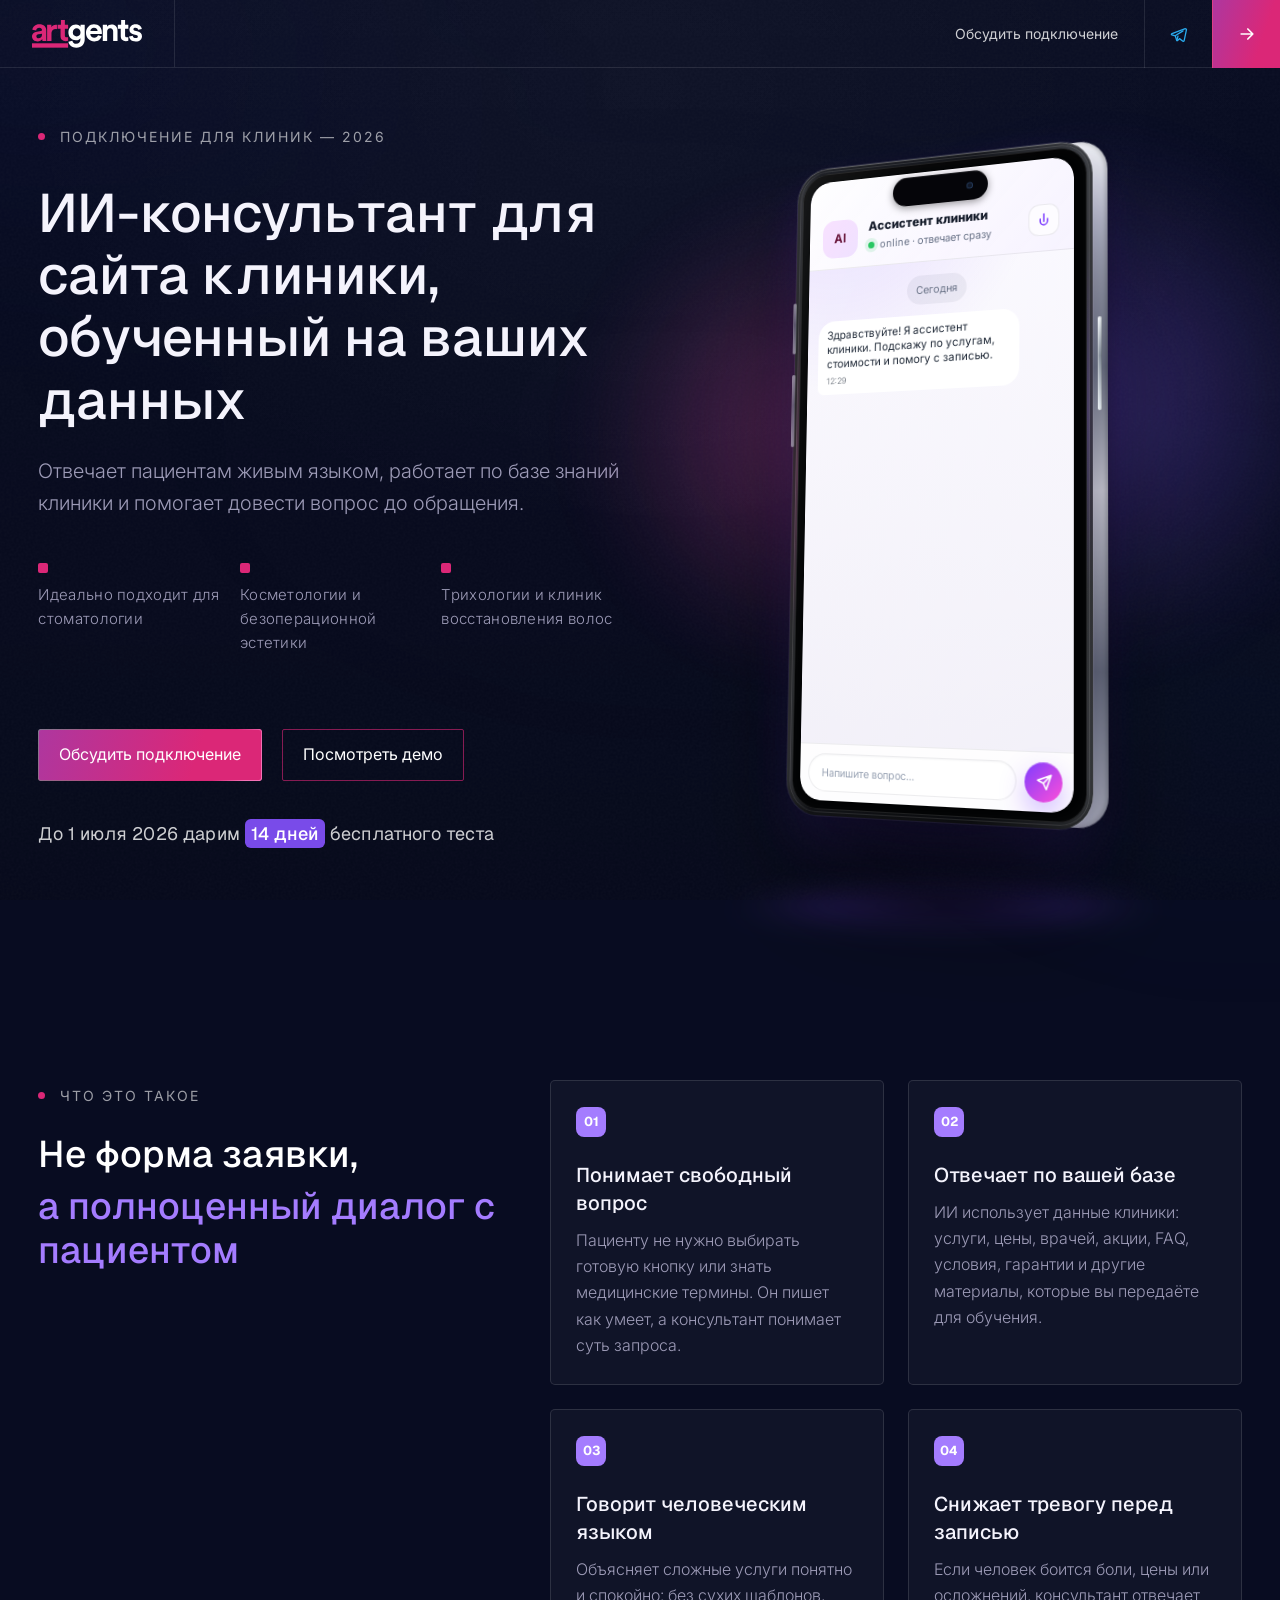
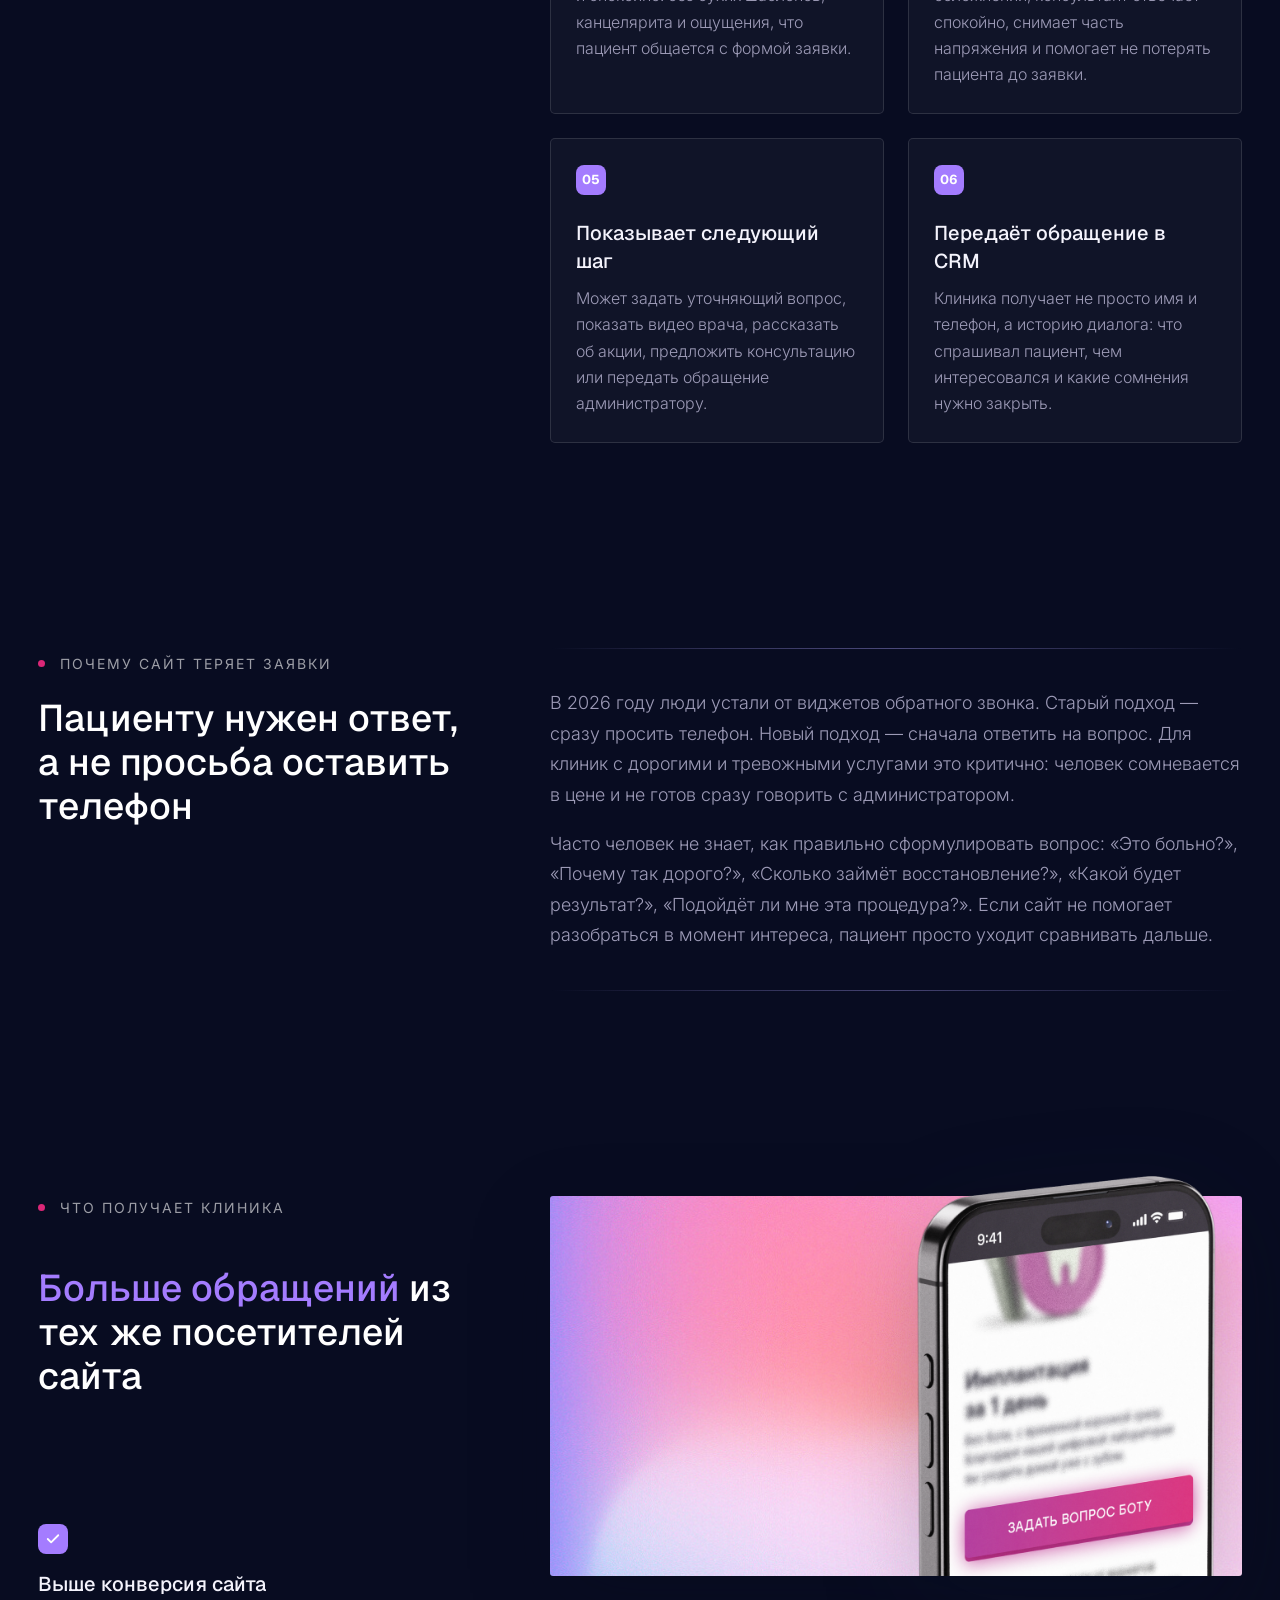
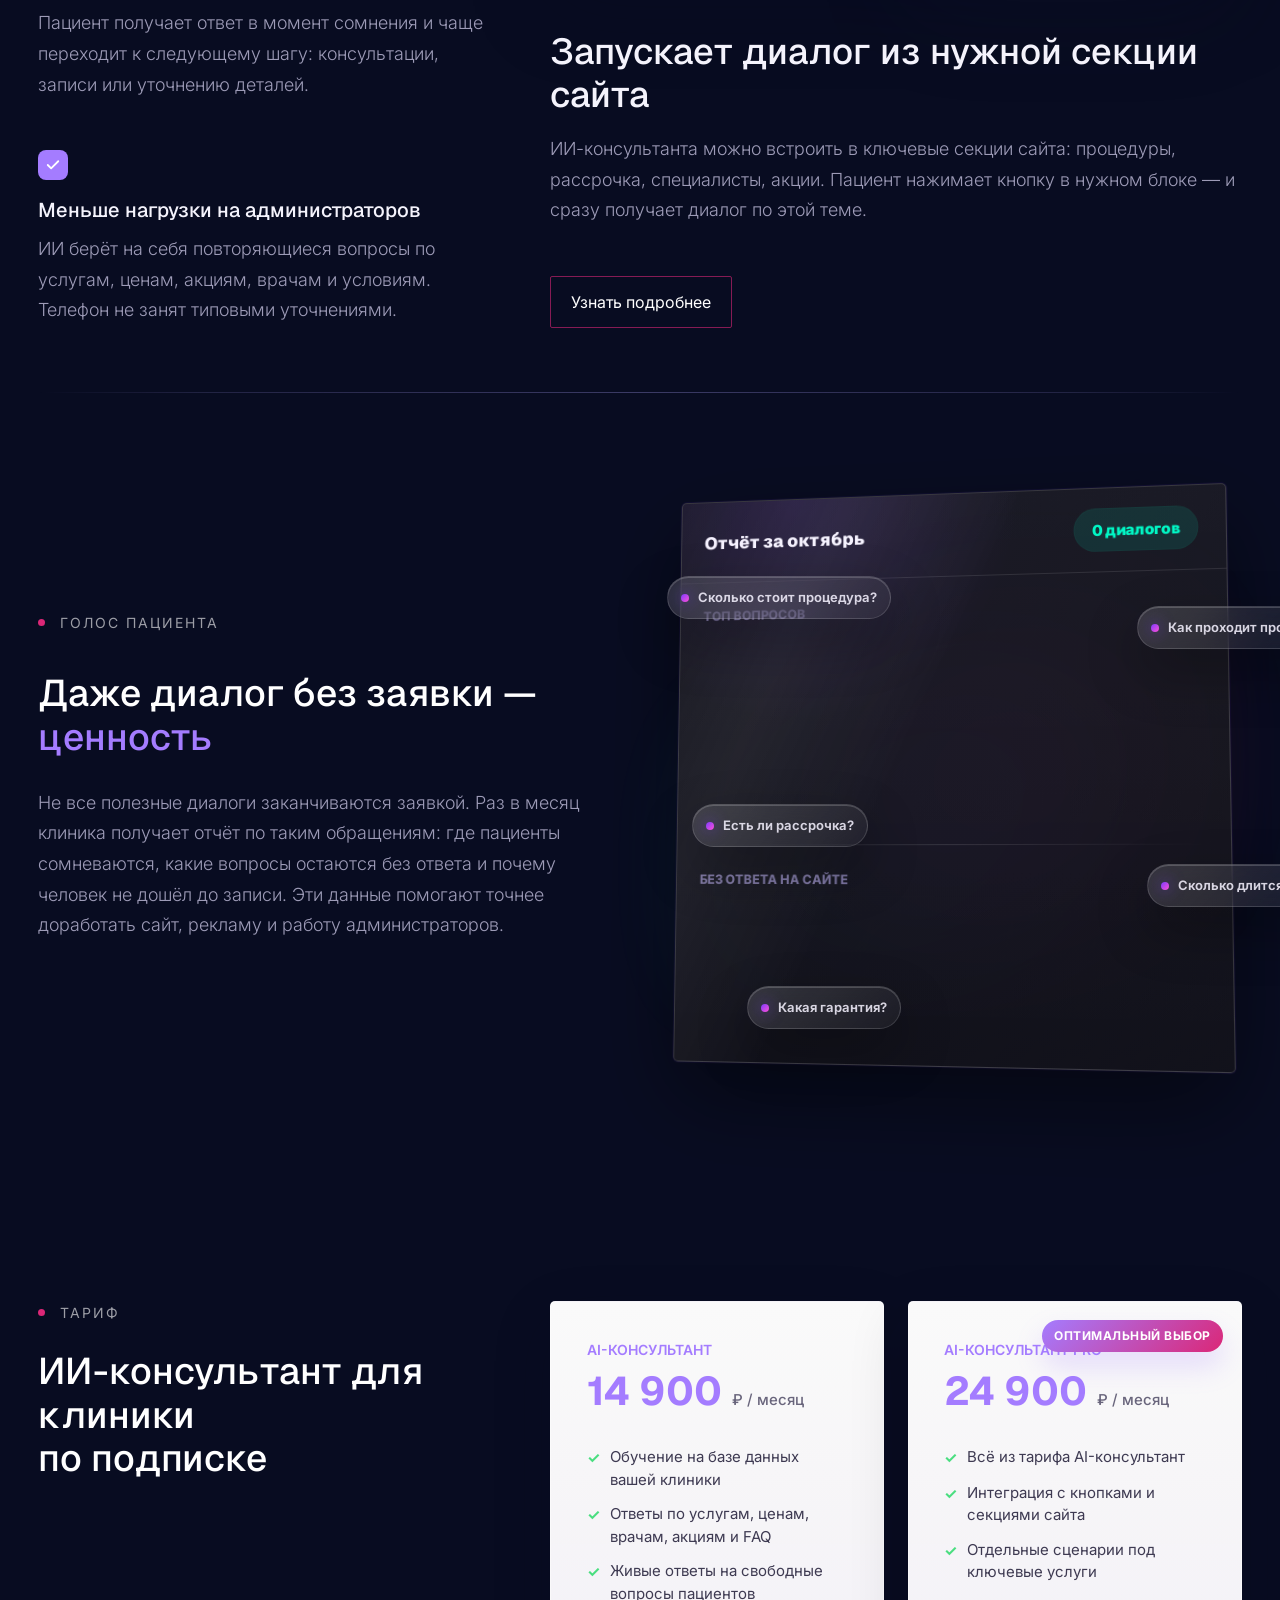
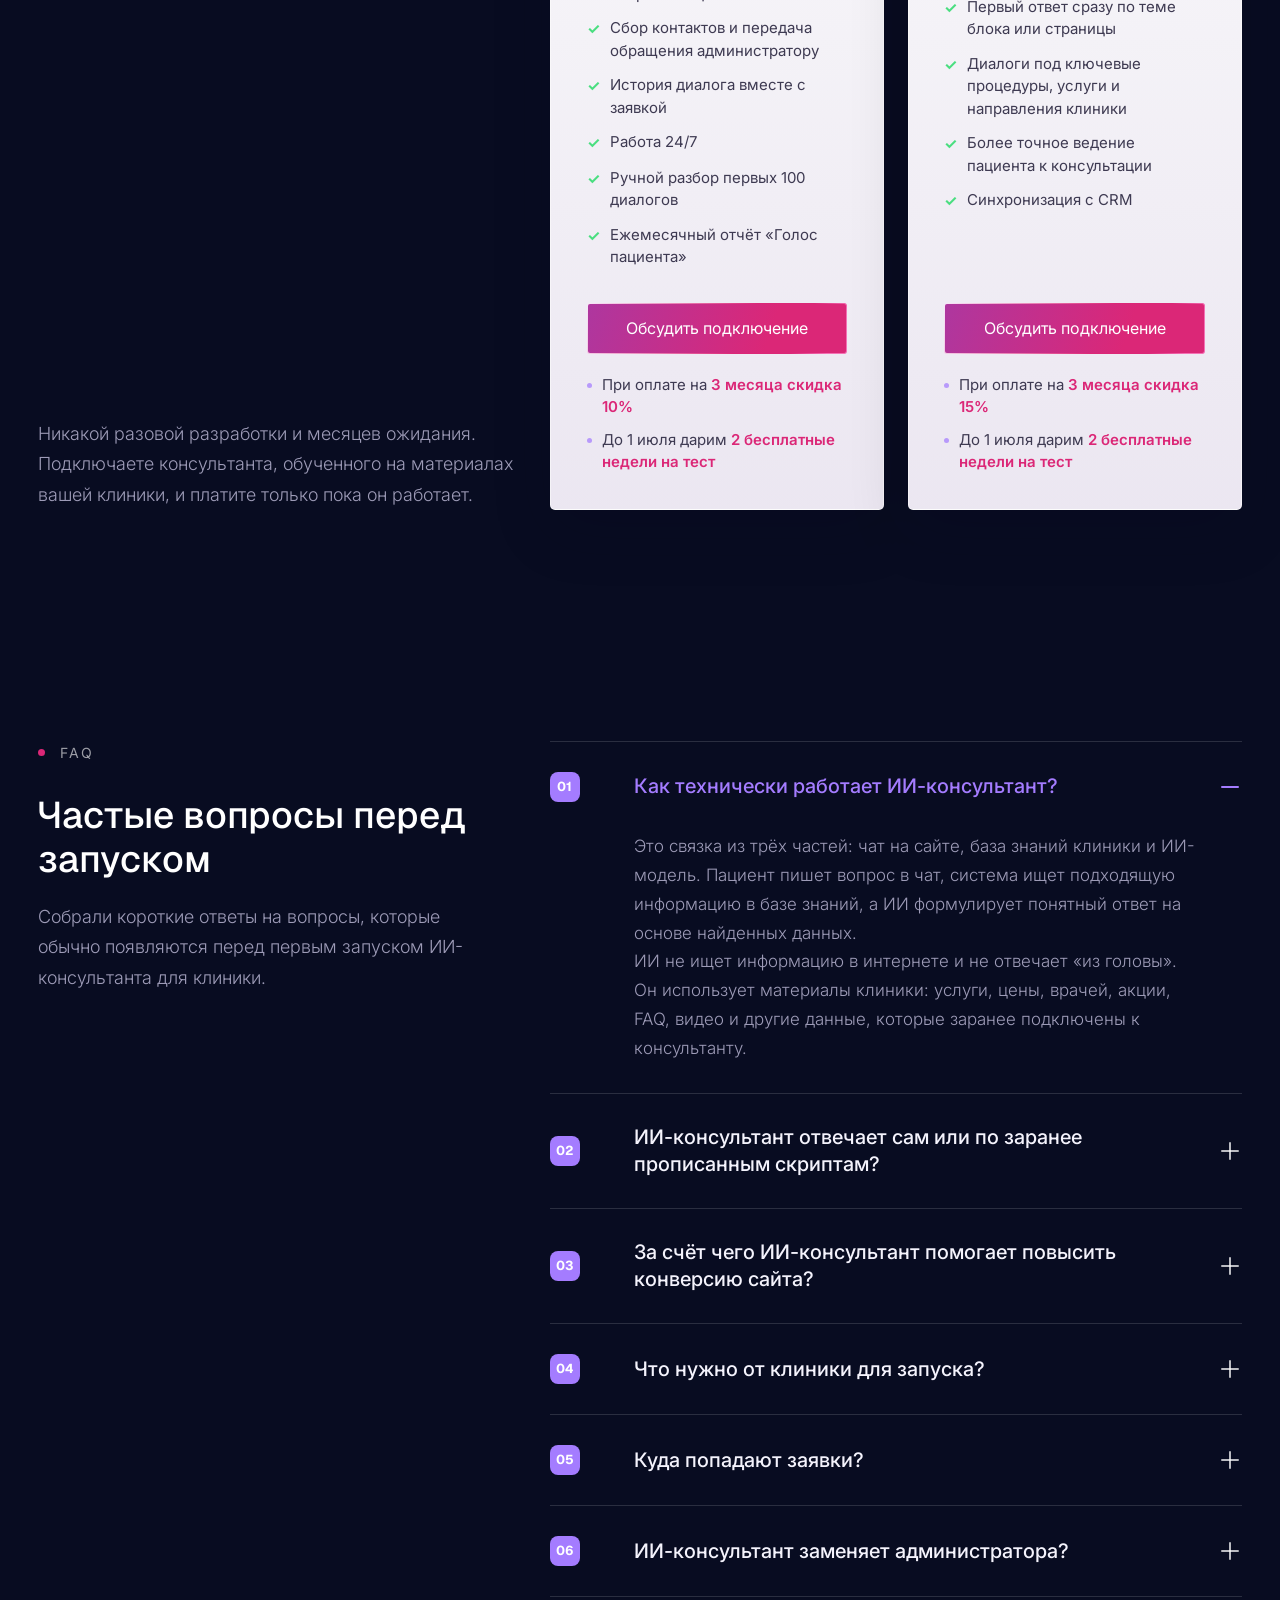
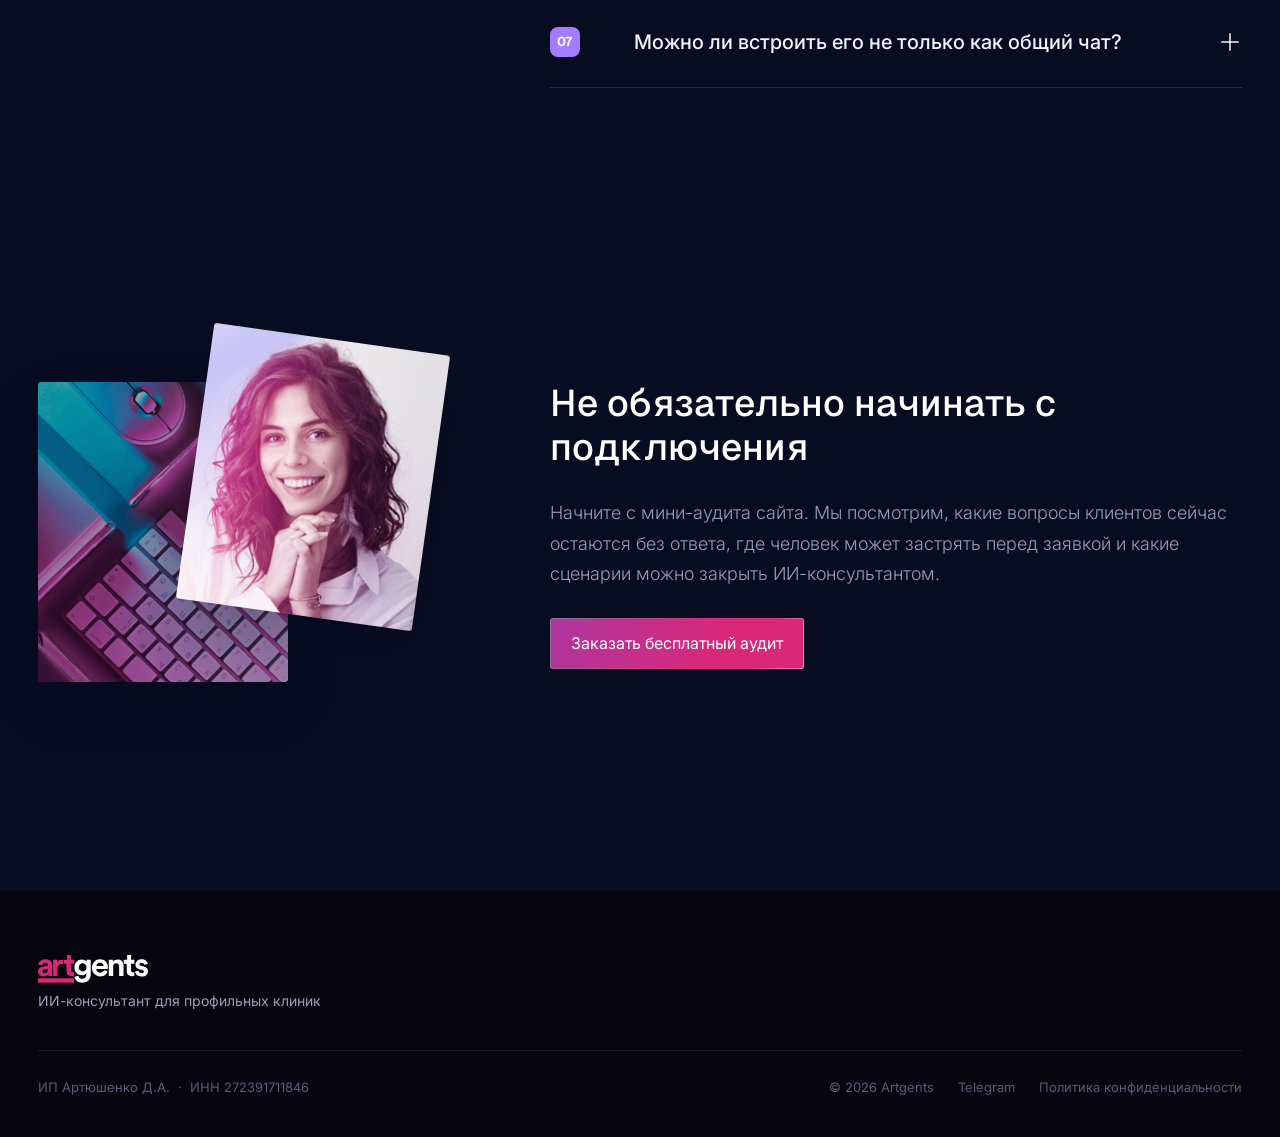
<file: index.html>
<!DOCTYPE html>
<html lang="ru">
<head>
  <meta charset="UTF-8" />
  <meta name="viewport" content="width=device-width, initial-scale=1.0" />
  <title>Artgents — ИИ-консультант для клиник</title>
  <meta name="description" content="Artgents — ИИ-консультант для сайта клиники. Отвечает на вопросы пациентов по вашим данным, помогает удерживать интерес и доводить диалог до обращения." />
  <meta name="robots" content="index, follow" />
  <meta property="og:locale" content="ru_RU" />
  <meta property="og:type" content="website" />
  <meta property="og:title" content="Artgents — ИИ-консультант для клиник" />
  <meta property="og:description" content="ИИ-консультант для сайта клиники, обученный на ваших данных. Отвечает пациентам живым языком и помогает довести вопрос до обращения." />
  <meta name="twitter:card" content="summary_large_image" />
  <meta name="twitter:title" content="Artgents — ИИ-консультант для клиник" />
  <meta name="twitter:description" content="ИИ-консультант для сайта клиники, обученный на ваших данных. Отвечает пациентам и помогает превращать интерес в обращение." />
  <link rel="preconnect" href="https://fonts.googleapis.com">
  <link rel="preconnect" href="https://fonts.gstatic.com" crossorigin>
  <link href="https://fonts.googleapis.com/css2?family=Inter:wght@300;400;500;600;700&display=swap" rel="stylesheet">
  <link rel="stylesheet" href="styles.css" />
  <link rel="stylesheet" href="animations/phone-hero.css" />
  <link rel="stylesheet" href="animations/report-analytics.css" />
  <script type="application/ld+json">
    {
      "@context": "https://schema.org",
      "@graph": [
        {
          "@type": "Organization",
          "name": "Artgents",
          "description": "ИИ-консультант для клиник, который отвечает пациентам на сайте и помогает доводить диалог до обращения."
        },
        {
          "@type": "WebSite",
          "name": "Artgents",
          "inLanguage": "ru",
          "description": "Сайт сервиса Artgents с предложением ИИ-консультанта для клиник."
        }
      ]
    }
  </script>
  <!-- Yandex.Metrika counter -->
  <script type="text/javascript">
      (function(m,e,t,r,i,k,a){
          m[i]=m[i]||function(){(m[i].a=m[i].a||[]).push(arguments)};
          m[i].l=1*new Date();
          for (var j = 0; j < document.scripts.length; j++) {if (document.scripts[j].src === r) { return; }}
          k=e.createElement(t),a=e.getElementsByTagName(t)[0],k.async=1,k.src=r,a.parentNode.insertBefore(k,a)
      })(window, document,'script','https://mc.yandex.ru/metrika/tag.js?id=109873039', 'ym');

      ym(109873039, 'init', {ssr:true, webvisor:true, clickmap:true, ecommerce:"dataLayer", referrer: document.referrer, url: location.href, accurateTrackBounce:true, trackLinks:true});
  </script>
  <!-- /Yandex.Metrika counter -->
</head>
<body>
  <noscript><div><img src="https://mc.yandex.ru/watch/109873039" style="position:absolute; left:-9999px;" alt="" /></div></noscript>

  <nav class="nav">
    <a href="index.html" class="nav__logo" aria-label="Artgents">
      <img src="assets/artgents-logo-header.svg" alt="Artgents" class="nav__logo-image" />
    </a>
    <div class="nav__actions">
      <div class="nav__cta">
        <span class="nav__cta-text">Обсудить подключение</span>
      </div>
      <a href="https://t.me/+79143161129" class="nav__cta-icon" target="_blank" rel="noopener noreferrer" aria-label="Написать в Telegram">
        <span class="nav__cta-telegram" aria-hidden="true">
          <svg viewBox="0 0 24 24" fill="none">
            <path d="M20.54 4.52 3.84 10.96c-1.14.46-1.13 1.1-.21 1.38l4.29 1.34 1.66 5.22c.2.56.1.78.69.78.45 0 .65-.2.9-.45l2.08-2.02 4.33 3.2c.8.44 1.37.21 1.57-.74l2.84-13.38c.29-1.17-.45-1.7-1.29-1.32Z" stroke="currentColor" stroke-width="1.65" stroke-linejoin="round"/>
            <path d="m8.33 13.35 9.4-5.94M10.18 18.9l1.13-4.86" stroke="currentColor" stroke-width="1.65" stroke-linecap="round" stroke-linejoin="round"/>
          </svg>
        </span>
      </a>
      <button type="button" class="nav__cta-square" data-open-contact-popup aria-controls="contactPopup" aria-label="Обсудить подключение">
        <span class="nav__cta-arrow" aria-hidden="true">
          <svg viewBox="0 0 24 24" fill="none">
            <path d="M5 12h14M13 6l6 6-6 6" stroke="currentColor" stroke-width="2" stroke-linecap="round" stroke-linejoin="round"/>
          </svg>
        </span>
      </button>
    </div>
  </nav>

  <main>

    <!-- ── HERO ──────────────────────────────────────────── -->
    <section class="hero">
      <div class="shell">
        <div class="hero__grid">

          <!-- Left: copy -->
          <div class="hero__left">
            <div class="label">Подключение для клиник — 2026</div>
            <h1 class="hero__title">ИИ-консультант для сайта клиники, обученный на ваших данных</h1>
            <p class="hero__sub">Отвечает пациентам живым языком, работает по базе знаний клиники и помогает довести вопрос до обращения.</p>
            <div class="hero__fit">
              <ul class="hero__fit-list">
                <li>Идеально подходит для стоматологии</li>
                <li>Косметологии и безоперационной эстетики</li>
                <li>Трихологии и клиник восстановления волос</li>
              </ul>
            </div>
            <div class="hero__actions">
              <button type="button" class="btn btn--primary" data-open-contact-popup aria-controls="contactPopup"><span class="btn__bg"></span><span class="btn__text">Обсудить подключение</span></button>
              <button type="button" class="btn btn--hero-outline" data-open-clinic-demo><span class="btn--hero-outline__text">Посмотреть демо</span></button>
            </div>
            <div class="hero-offer">
              До 1 июля 2026 дарим <span class="hero-offer__accent">14 дней</span> бесплатного теста
            </div>
          </div>

          <!-- Right: phone animation -->
          <div class="hero__right">
            <div class="phone-stage" id="phoneStage">
              <div class="phone" id="phone">
                <span class="side-button left-1"></span>
                <span class="side-button left-2"></span>
                <span class="side-button right-1"></span>

                <div class="phone-glass">
                  <div class="dynamic-island"></div>

                  <div class="phone-screen">
                    <div class="chat-app">

                      <header class="chat-header">
                        <div class="avatar">AI</div>
                        <div class="header-text">
                          <div class="chat-header-title">Ассистент клиники</div>
                          <div class="header-status">
                            <span class="status-dot"></span>
                            online · отвечает сразу
                          </div>
                        </div>
                        <div class="header-action" aria-hidden="true">
                          <svg viewBox="0 0 24 24" width="18" height="18" fill="none" aria-hidden="true">
                            <path d="M7 10.5v3a5 5 0 0 0 10 0v-3M12 4v10" stroke="currentColor" stroke-width="2" stroke-linecap="round"/>
                          </svg>
                        </div>
                      </header>

                      <main class="chat-messages">
                        <div class="chat-day-label">Сегодня</div>
                      </main>

                      <footer class="chat-input-bar">
                        <input class="chat-input-field" type="text" placeholder="Напишите вопрос…" aria-label="Вопрос" />
                        <button class="chat-send-btn" type="button" aria-label="Отправить">
                          <svg viewBox="0 0 24 24" fill="none" aria-hidden="true">
                            <path d="M21 3 10.6 13.4M21 3l-6.6 18-3.8-7.6L3 9.6 21 3Z" stroke="currentColor" stroke-width="2.1" stroke-linecap="round" stroke-linejoin="round"/>
                          </svg>
                        </button>
                      </footer>

                    </div>
                  </div>
                </div>
              </div>

            </div>
          </div>

        </div>
      </div>
    </section>

    <!-- ── WHAT ──────────────────────────────────────────── -->
    <section class="section section--dark" id="what">
      <div class="shell what__layout">
        <div class="what__story">
          <div class="what__head">
            <div class="label">Что это такое</div>
            <h2>Не форма заявки,<br><em>а полноценный диалог с пациентом</em></h2>
          </div>

          <div class="what__list">
            <article class="what-item">
              <div class="what-item__num ui-num-badge">01</div>
              <div class="what-item__body">
                <h3>Понимает свободный вопрос</h3>
                <p>Пациенту не нужно выбирать готовую кнопку или знать медицинские термины. Он пишет как умеет, а консультант понимает суть запроса.</p>
              </div>
            </article>

            <article class="what-item">
              <div class="what-item__num ui-num-badge">02</div>
              <div class="what-item__body">
                <h3>Отвечает по вашей базе</h3>
                <p>ИИ использует данные клиники: услуги, цены, врачей, акции, FAQ, условия, гарантии и другие материалы, которые вы передаёте для обучения.</p>
              </div>
            </article>

            <article class="what-item">
              <div class="what-item__num ui-num-badge">03</div>
              <div class="what-item__body">
                <h3>Говорит человеческим языком</h3>
                <p>Объясняет сложные услуги понятно и спокойно: без сухих шаблонов, канцелярита и ощущения, что пациент общается с формой заявки.</p>
              </div>
            </article>

            <article class="what-item">
              <div class="what-item__num ui-num-badge">04</div>
              <div class="what-item__body">
                <h3>Снижает тревогу перед записью</h3>
                <p>Если человек боится боли, цены или осложнений, консультант отвечает спокойно, снимает часть напряжения и помогает не потерять пациента до заявки.</p>
              </div>
            </article>

            <article class="what-item">
              <div class="what-item__num ui-num-badge">05</div>
              <div class="what-item__body">
                <h3>Показывает следующий шаг</h3>
                <p>Может задать уточняющий вопрос, показать видео врача, рассказать об акции, предложить консультацию или передать обращение администратору.</p>
              </div>
            </article>

            <article class="what-item">
              <div class="what-item__num ui-num-badge">06</div>
              <div class="what-item__body">
                <h3>Передаёт обращение в CRM</h3>
                <p>Клиника получает не просто имя и телефон, а историю диалога: что спрашивал пациент, чем интересовался и какие сомнения нужно закрыть.</p>
              </div>
            </article>
          </div>
        </div>
      </div>
    </section>

    <!-- ── PROBLEMS ─────────────────────────────────────── -->
    <section class="section section--dark" id="problems">
      <div class="shell problems__layout">
        <div class="problems__top">
          <div class="problems__copy">
            <div>
              <div class="label">Почему сайт теряет заявки</div>
              <h2>Пациенту нужен ответ, а не просьба оставить телефон</h2>
            </div>
          </div>

          <div class="problems__notes" aria-label="Дополнительный текст">
            <p>В 2026 году люди устали от виджетов обратного звонка. Старый подход — сразу просить телефон. Новый подход — сначала ответить на вопрос. Для клиник с дорогими и тревожными услугами это критично: человек сомневается в цене и не готов сразу говорить с администратором.</p>
            <p>Часто человек не знает, как правильно сформулировать вопрос: «Это больно?», «Почему так дорого?», «Сколько займёт восстановление?», «Какой будет результат?», «Подойдёт ли мне эта процедура?». Если сайт не помогает разобраться в момент интереса, пациент просто уходит сравнивать дальше.</p>
          </div>
        </div>
      </div>
    </section>

    <!-- ── RESULTS ────────────────────────────────────────── -->
    <section class="section section--dark" id="results">
      <div class="shell results__layout">
        <div class="results__left">
          <div class="results__intro">
            <div class="label">Что получает клиника</div>
            <h2><em>Больше обращений</em> из тех же посетителей сайта</h2>
          </div>

          <div class="results__cards">
            <article class="result-card">
              <div class="result-card__check" aria-hidden="true">
                <svg viewBox="0 0 24 24" fill="none">
                  <path d="M5 12l4.5 4.5L19 7" stroke="currentColor" stroke-width="2.4" stroke-linecap="round" stroke-linejoin="round"/>
                </svg>
              </div>
              <div class="result-card__body">
                <h3>Выше конверсия сайта</h3>
                <p>Пациент получает ответ в момент сомнения и чаще переходит к следующему шагу: консультации, записи или уточнению деталей.</p>
              </div>
            </article>

            <article class="result-card">
              <div class="result-card__check" aria-hidden="true">
                <svg viewBox="0 0 24 24" fill="none">
                  <path d="M5 12l4.5 4.5L19 7" stroke="currentColor" stroke-width="2.4" stroke-linecap="round" stroke-linejoin="round"/>
                </svg>
              </div>
              <div class="result-card__body">
                <h3>Меньше нагрузки на администраторов</h3>
                <p>ИИ берёт на себя повторяющиеся вопросы по услугам, ценам, акциям, врачам и условиям. Телефон не занят типовыми уточнениями.</p>
              </div>
            </article>
          </div>
        </div>

        <div class="results__right">
          <div class="results__phone-card" aria-hidden="true">
            <img class="results__phone-image" src="images/phone.png" alt="" />
          </div>

          <article class="results__feature">
            <div class="results-feature__content">
              <h3>Запускает диалог из нужной секции сайта</h3>
              <p>ИИ-консультанта можно встроить в ключевые секции сайта: процедуры, рассрочка, специалисты, акции. Пациент нажимает кнопку в нужном блоке — и сразу получает диалог по этой теме.</p>
              <button type="button" class="btn btn--hero-outline" data-open-detail-popup aria-controls="detailPopup"><span class="btn--hero-outline__text">Узнать подробнее</span></button>
            </div>
          </article>
        </div>
      </div>
    </section>
    <!-- ── ANALYTICS ──────────────────────────────────────── -->
    <section class="section section--dark" id="analytics">
      <div class="shell">
        <div class="analytics__grid">

          <!-- Left: copy + stat cards -->
          <div class="analytics__left">
            <div class="label">Голос пациента</div>
            <h2>Даже диалог без заявки — <em>ценность</em></h2>
            <p class="analytics__desc">Не все полезные диалоги заканчиваются заявкой. Раз в месяц клиника получает отчёт по таким обращениям: где пациенты сомневаются, какие вопросы остаются без ответа и почему человек не дошёл до записи. Эти данные помогают точнее доработать сайт, рекламу и работу администраторов.</p>

          </div>

          <!-- Right: animated report card -->
          <div class="analytics__right">
            <div class="report-stage" id="reportStage">

              <div class="rpt-glow" aria-hidden="true"></div>

              <span class="rpt-chip" style="--x:-280px; --y:-200px;">Сколько стоит процедура?</span>
              <span class="rpt-chip" style="--x:190px;  --y:-170px;">Как проходит процедура?</span>
              <span class="rpt-chip" style="--x:-255px; --y:28px;">Есть ли рассрочка?</span>
              <span class="rpt-chip" style="--x:200px;  --y:88px;">Сколько длится восстановление?</span>
              <span class="rpt-chip" style="--x:-200px; --y:210px;">Какая гарантия?</span>

              <article class="rpt-card" aria-label="Анимированный отчёт за октябрь">
                <div class="rpt-scan" id="rptScanLine" aria-hidden="true"></div>

                <header class="rpt-head">
                  <h3 class="rpt-title">Отчёт за октябрь</h3>
                  <div class="rpt-badge" id="rptDialogueBadge">
                    <span id="rptDialogueCount">0</span>&nbsp;диалогов
                  </div>
                </header>

                <div class="rpt-body">
                  <p class="rpt-section-label">Топ вопросов</p>

                  <div class="rpt-q-list">
                    <div class="rpt-q-row" data-value="18" data-fill="90">
                      <div class="rpt-q-title">Сколько стоит процедура?</div>
                      <div class="rpt-bar" aria-hidden="true"><span class="rpt-bar-fill"></span></div>
                      <div class="rpt-q-num">0</div>
                    </div>
                    <div class="rpt-q-row" data-value="14" data-fill="70">
                      <div class="rpt-q-title">Как проходит процедура?</div>
                      <div class="rpt-bar" aria-hidden="true"><span class="rpt-bar-fill"></span></div>
                      <div class="rpt-q-num">0</div>
                    </div>
                    <div class="rpt-q-row" data-value="11" data-fill="55">
                      <div class="rpt-q-title">Есть ли рассрочка?</div>
                      <div class="rpt-bar" aria-hidden="true"><span class="rpt-bar-fill"></span></div>
                      <div class="rpt-q-num">0</div>
                    </div>
                    <div class="rpt-q-row" data-value="8" data-fill="40">
                      <div class="rpt-q-title">Сколько длится восстановление?</div>
                      <div class="rpt-bar" aria-hidden="true"><span class="rpt-bar-fill"></span></div>
                      <div class="rpt-q-num">0</div>
                    </div>
                  </div>

                  <div class="rpt-divider"></div>

                  <p class="rpt-section-label">Без ответа на сайте</p>
                  <div class="rpt-gap-list">
                    <div class="rpt-gap-row">
                      <div class="rpt-gap-topic">Опыт специалиста по нужной процедуре</div>
                      <button class="rpt-add-btn" type="button">добавить</button>
                    </div>
                    <div class="rpt-gap-row">
                      <div class="rpt-gap-topic">Подготовка и рекомендации после процедуры</div>
                      <button class="rpt-add-btn" type="button">добавить</button>
                    </div>
                  </div>
                </div>
              </article>

            </div>
          </div>

        </div>
      </div>
    </section>

    <!-- ── PRICING ───────────────────────────────────────── -->
    <section class="section section--dark" id="pricing">
      <div class="shell">
        <div class="pricing__grid">

          <!-- Col 1–4: copy -->
          <div class="pricing__copy">
            <div class="label">Тариф</div>
            <h2>ИИ-консультант для клиники <span>по подписке</span></h2>
            <p class="pricing__desc">Никакой разовой разработки и месяцев ожидания. Подключаете консультанта, обученного на материалах вашей клиники, и платите только пока он работает.</p>
          </div>

          <div class="pricing__plans">
            <!-- Col 5–8: price card -->
            <article class="price-card">
              <p class="price-card__for">AI-консультант</p>
              <div class="price-card__amount">
                <span class="price-card__num">14 900</span>
                <span class="price-card__unit">₽ / месяц</span>
              </div>
              <ul class="price-card__list">
                <li>Обучение на базе данных вашей клиники</li>
                <li>Ответы по услугам, ценам, врачам, акциям и FAQ</li>
                <li>Живые ответы на свободные вопросы пациентов</li>
                <li>Сбор контактов и передача обращения администратору</li>
                <li>История диалога вместе с заявкой</li>
                <li>Работа 24/7</li>
                <li>Ручной разбор первых 100 диалогов</li>
                <li>Ежемесячный отчёт «Голос пациента»</li>
              </ul>
              <div class="price-card__action">
                <button type="button" class="btn btn--primary price-card__btn" data-open-contact-popup aria-controls="contactPopup"><span class="btn__bg"></span><span class="btn__text">Обсудить подключение</span></button>
              </div>
              <ul class="price-card__notes">
                <li><span>При оплате на <span class="price-card__accent">3 месяца скидка 10%</span></span></li>
                <li><span>До 1 июля дарим <span class="price-card__accent">2 бесплатные недели на тест</span></span></li>
              </ul>
            </article>

            <!-- Col 9–12: second plan -->
            <article class="price-card price-card--alt">
              <span class="price-card__ribbon">Оптимальный выбор</span>
              <p class="price-card__for">AI-консультант Pro</p>
              <div class="price-card__amount">
                <span class="price-card__num">24 900</span>
                <span class="price-card__unit">₽ / месяц</span>
              </div>
              <ul class="price-card__list">
                <li>Всё из тарифа AI-консультант</li>
                <li>Интеграция с кнопками и секциями сайта</li>
                <li>Отдельные сценарии под ключевые услуги</li>
                <li>Первый ответ сразу по теме блока или страницы</li>
                <li>Диалоги под ключевые процедуры, услуги и направления клиники</li>
                <li>Более точное ведение пациента к консультации</li>
                <li>Синхронизация с CRM</li>
              </ul>
              <div class="price-card__action">
                <button type="button" class="btn btn--primary price-card__btn" data-open-contact-popup aria-controls="contactPopup"><span class="btn__bg"></span><span class="btn__text">Обсудить подключение</span></button>
              </div>
              <ul class="price-card__notes">
                <li><span>При оплате на <span class="price-card__accent">3 месяца скидка 15%</span></span></li>
                <li><span>До 1 июля дарим <span class="price-card__accent">2 бесплатные недели на тест</span></span></li>
              </ul>
            </article>
          </div>

        </div>
      </div>
    </section>

    <section class="section section--dark section--faq" id="faq">
      <div class="shell">
        <div class="pricing-faq">
          <div class="pricing-faq__copy">
            <div class="label">FAQ</div>
            <h2>Частые вопросы перед запуском</h2>
            <p class="pricing-faq__desc">Собрали короткие ответы на вопросы, которые обычно появляются перед первым запуском ИИ-консультанта для клиники.</p>
          </div>

          <div class="pricing-faq__list">
            <details class="pricing-faq__item" open>
              <summary class="pricing-faq__trigger">
                <span class="pricing-faq__index ui-num-badge">01</span>
                <span class="pricing-faq__question">Как технически работает ИИ-консультант?</span>
                <span class="pricing-faq__icon" aria-hidden="true"></span>
              </summary>
              <div class="pricing-faq__content">
                <p>Это связка из трёх частей: чат на сайте, база знаний клиники и ИИ-модель. Пациент пишет вопрос в чат, система ищет подходящую информацию в базе знаний, а ИИ формулирует понятный ответ на основе найденных данных.</p>
                <p>ИИ не ищет информацию в интернете и не отвечает «из головы». Он использует материалы клиники: услуги, цены, врачей, акции, FAQ, видео и другие данные, которые заранее подключены к консультанту.</p>
              </div>
            </details>

            <details class="pricing-faq__item">
              <summary class="pricing-faq__trigger">
                <span class="pricing-faq__index ui-num-badge">02</span>
                <span class="pricing-faq__question">ИИ-консультант отвечает сам или по заранее прописанным скриптам?</span>
                <span class="pricing-faq__icon" aria-hidden="true"></span>
              </summary>
              <div class="pricing-faq__content">
                <p>Он не ведёт пациента по жёсткому скрипту и не заставляет выбирать только готовые кнопки. Человек может задать вопрос своими словами, а консультант понимает смысл и отвечает по базе знаний клиники.</p>
                <p>Если в базе нет точной информации, он не должен придумывать ответ. В таком случае консультант предложит уточнить вопрос у администратора или записаться на консультацию.</p>
              </div>
            </details>

            <details class="pricing-faq__item">
              <summary class="pricing-faq__trigger">
                <span class="pricing-faq__index ui-num-badge">03</span>
                <span class="pricing-faq__question">За счёт чего ИИ-консультант помогает повысить конверсию сайта?</span>
                <span class="pricing-faq__icon" aria-hidden="true"></span>
              </summary>
              <div class="pricing-faq__content">
                <p>Он не просто отвечает на вопросы, а работает как часть воронки. В консультанта закладываются данные клиники, преимущества, акции, сценарии по ключевым услугам, ответы на возражения, работа со страхами и мягкие переходы к заявке.</p>
                <p>Поэтому пациент не попадает в шаблонный чат. Он получает ответ по своей ситуации, видит следующий шаг и быстрее доходит до консультации или записи.</p>
              </div>
            </details>

            <details class="pricing-faq__item">
              <summary class="pricing-faq__trigger">
                <span class="pricing-faq__index ui-num-badge">04</span>
                <span class="pricing-faq__question">Что нужно от клиники для запуска?</span>
                <span class="pricing-faq__icon" aria-hidden="true"></span>
              </summary>
              <div class="pricing-faq__content">
                <p>Нужны материалы, по которым консультант будет отвечать: описание услуг, цены, врачи, акции, FAQ, условия, гарантии, ссылки на видео и другие данные.</p>
                <p>Если часть информации уже есть на сайте, её можно использовать как основу. Остальное собираем и структурируем в базу знаний.</p>
              </div>
            </details>

            <details class="pricing-faq__item">
              <summary class="pricing-faq__trigger">
                <span class="pricing-faq__index ui-num-badge">05</span>
                <span class="pricing-faq__question">Куда попадают заявки?</span>
                <span class="pricing-faq__icon" aria-hidden="true"></span>
              </summary>
              <div class="pricing-faq__content">
                <p>Заявка может передаваться администратору вместе с историей диалога: что спрашивал пациент, чем интересовался и какие сомнения нужно закрыть.</p>
                <p>Формат передачи зависит от подключения: CRM, почта, мессенджер или другой удобный канал.</p>
              </div>
            </details>

            <details class="pricing-faq__item">
              <summary class="pricing-faq__trigger">
                <span class="pricing-faq__index ui-num-badge">06</span>
                <span class="pricing-faq__question">ИИ-консультант заменяет администратора?</span>
                <span class="pricing-faq__icon" aria-hidden="true"></span>
              </summary>
              <div class="pricing-faq__content">
                <p>Нет. Он закрывает первичные вопросы на сайте, снижает тревогу пациента и помогает довести его до обращения.</p>
                <p>Администратор подключается уже на следующем этапе, когда есть контакт и понятный контекст диалога.</p>
              </div>
            </details>

            <details class="pricing-faq__item">
              <summary class="pricing-faq__trigger">
                <span class="pricing-faq__index ui-num-badge">07</span>
                <span class="pricing-faq__question">Можно ли встроить его не только как общий чат?</span>
                <span class="pricing-faq__icon" aria-hidden="true"></span>
              </summary>
              <div class="pricing-faq__content">
                <p>Да. Консультанта можно запускать из конкретных секций сайта: процедуры, рассрочка, специалисты, акции и другие блоки.</p>
                <p>Тогда диалог сразу начинается по теме интереса пациента, без лишних уточнений и объяснений с нуля.</p>
              </div>
            </details>
          </div>
        </div>
      </div>
    </section>

    <section class="section section--dark section--cta">
      <div class="shell">
        <div class="cta-block">
          <div class="cta-block__visual" aria-hidden="true">
            <div class="cta-collage">
              <figure class="cta-collage__card cta-collage__card--left" data-speed="0.35">
                <img src="images/bg-02.jpg" alt="" />
              </figure>
              <figure class="cta-collage__card cta-collage__card--right" data-speed="0.8">
                <img src="images/bg-01.jpg" alt="" />
              </figure>
            </div>
          </div>
          <div class="cta-block__content">
            <h2>Не обязательно начинать с подключения</h2>
            <p>Начните с мини-аудита сайта. Мы посмотрим, какие вопросы клиентов сейчас остаются без ответа, где человек может застрять перед заявкой и какие сценарии можно закрыть ИИ-консультантом.</p>
            <div class="cta-block__actions">
              <button type="button" class="btn btn--primary" data-open-audit-popup aria-controls="auditPopup"><span class="btn__bg"></span><span class="btn__text">Заказать бесплатный аудит</span></button>
            </div>
          </div>
        </div>
      </div>
    </section>

  </main>

  <div class="contact-popup" id="contactPopup" aria-hidden="true">
    <div class="contact-popup__backdrop" data-close-contact-popup></div>

    <div class="contact-popup__dialog" role="dialog" aria-modal="true" aria-labelledby="contact-popup-title">
      <button class="contact-popup__close" type="button" aria-label="Закрыть" data-close-contact-popup>
        &times;
      </button>

      <div class="contact-popup__scroll">
        <div class="contact-popup__top">
          <div class="contact-popup__badge">ИИ-консультант для клиники</div>

          <h2 id="contact-popup-title">Обсудить подключение</h2>

          <p class="contact-popup__description">
            Оставьте удобный способ связи — я напишу, уточню задачу и подскажу,
            какой формат ИИ-консультанта подойдёт для вашей клиники.
          </p>
        </div>

        <form class="contact-popup__form" action="send.php" method="post" accept-charset="UTF-8">
          <input type="hidden" name="form_type" value="contactPopup">
          <input type="hidden" name="form_started_at" value="">
          <label aria-hidden="true" style="position:absolute; left:-9999px; width:1px; height:1px; overflow:hidden;">
            Ваш сайт
            <input type="text" name="company_website" tabindex="-1" autocomplete="off">
          </label>
          <div class="contact-popup__grid">
            <label class="contact-popup__field">
              <span>Имя</span>
              <input type="text" name="name" placeholder="Например, Анна" required>
            </label>

            <label class="contact-popup__field">
              <span>Клиника / город</span>
              <input type="text" name="clinic_city" placeholder="Клиника, город" required>
            </label>
          </div>

          <div class="contact-popup__methods">
            <div class="contact-popup__methods-title">Удобный способ связи</div>

            <div class="contact-popup__methods-items">
              <label>
                <input type="radio" name="contact_method" value="Telegram" checked>
                <span>Telegram</span>
              </label>

              <label>
                <input type="radio" name="contact_method" value="Телефон">
                <span>Телефон</span>
              </label>

              <label>
                <input type="radio" name="contact_method" value="Email">
                <span>Email</span>
              </label>
            </div>
          </div>

          <label class="contact-popup__field">
            <span>Контакт</span>
            <input type="text" name="contact" placeholder="@username, номер телефона или email" required>
          </label>

          <label class="contact-popup__field">
            <span>Сайт клиники <em>— необязательно</em></span>
            <input type="text" name="site" inputmode="url" placeholder="example.ru или https://example.ru">
          </label>

          <label class="contact-popup__field">
            <span>Комментарий <em>— необязательно</em></span>
            <textarea name="comment" placeholder="Например: нужен консультант по процедурам, ценам, специалистам и записи на приём..."></textarea>
          </label>

          <label class="contact-popup__policy">
            <input type="checkbox" name="policy" required checked>
            <span>
              Я согласен(на) с
              <a href="https://artgents.ru/privacy.pdf" target="_blank" rel="noopener noreferrer">политикой конфиденциальности</a>
            </span>
          </label>

          <button class="btn btn--primary contact-popup__submit" type="submit">
            <span class="btn__bg"></span>
            <span class="btn__text">Обсудить подключение</span>
          </button>
        </form>
      </div>
    </div>
  </div>

  <div class="contact-popup" id="auditPopup" aria-hidden="true">
    <div class="contact-popup__backdrop" data-close-contact-popup></div>

    <div class="contact-popup__dialog" role="dialog" aria-modal="true" aria-labelledby="audit-popup-title">
      <button class="contact-popup__close" type="button" aria-label="Закрыть" data-close-contact-popup>
        &times;
      </button>

      <div class="contact-popup__scroll">
        <div class="contact-popup__top">
          <div class="contact-popup__badge">Мини-аудит сайта</div>

          <h2 id="audit-popup-title">Получить мини-аудит сайта</h2>

          <p class="contact-popup__description">
            Пришлите сайт клиники — мы дадим обратную связь, где пациенты могут теряться
            до заявки и какие сценарии можно закрыть ИИ-консультантом.
          </p>
        </div>

        <form class="contact-popup__form" action="send.php" method="post" accept-charset="UTF-8">
          <input type="hidden" name="form_type" value="auditPopup">
          <input type="hidden" name="form_started_at" value="">
          <label aria-hidden="true" style="position:absolute; left:-9999px; width:1px; height:1px; overflow:hidden;">
            Ваш сайт
            <input type="text" name="company_website" tabindex="-1" autocomplete="off">
          </label>
          <div class="contact-popup__grid">
            <label class="contact-popup__field">
              <span>Имя</span>
              <input type="text" name="audit_name" placeholder="Например, Анна" required>
            </label>

            <label class="contact-popup__field">
              <span>Сайт клиники</span>
              <input type="text" name="audit_site" inputmode="url" placeholder="example.ru или https://example.ru" required>
            </label>
          </div>

          <div class="contact-popup__methods">
            <div class="contact-popup__methods-title">Удобный способ связи</div>

            <div class="contact-popup__methods-items">
              <label>
                <input type="radio" name="audit_contact_method" value="Telegram" checked>
                <span>Telegram</span>
              </label>

              <label>
                <input type="radio" name="audit_contact_method" value="Телефон">
                <span>Телефон</span>
              </label>

              <label>
                <input type="radio" name="audit_contact_method" value="Email">
                <span>Email</span>
              </label>
            </div>
          </div>

          <label class="contact-popup__field">
            <span>Контакт</span>
            <input type="text" name="audit_contact" placeholder="@username, номер телефона или email" required>
          </label>

          <label class="contact-popup__field">
            <span>Что хотите понять? <em>— необязательно</em></span>
            <textarea name="audit_goal" placeholder="Напишите, что именно хотите понять по сайту или воронке."></textarea>
          </label>

          <label class="contact-popup__policy">
            <input type="checkbox" name="audit_policy" required checked>
            <span>
              Я согласен(на) с
              <a href="https://artgents.ru/privacy.pdf" target="_blank" rel="noopener noreferrer">политикой конфиденциальности</a>
            </span>
          </label>

          <button class="btn btn--primary contact-popup__submit" type="submit">
            <span class="btn__bg"></span>
            <span class="btn__text">Отправить сайт на разбор</span>
          </button>
        </form>
      </div>
    </div>
  </div>

  <div class="contact-popup" id="detailPopup" aria-hidden="true">
    <div class="contact-popup__backdrop" data-close-contact-popup></div>

    <div class="contact-popup__dialog" role="dialog" aria-modal="true" aria-labelledby="detail-popup-title">
      <button class="contact-popup__close" type="button" aria-label="Закрыть" data-close-contact-popup>
        &times;
      </button>

      <div class="contact-popup__scroll">
        <div class="contact-popup__top">
          <div class="contact-popup__badge">Диалог по секции</div>

          <h2 id="detail-popup-title">Диалог сразу по теме секции сайта</h2>

          <div class="contact-popup__richtext">
            <p>Обычная кнопка «Узнать подробнее» чаще всего ведёт к той же форме: имя, телефон, отправить. Квизы тоже часто работают по старой логике — прогоняют человека по шагам, чтобы в конце снова попросить контакт.</p>
            <p>ИИ-консультант работает иначе. Кнопка в конкретной секции сайта запускает диалог уже с нужным контекстом. Если пациент нажал кнопку в блоке про процедуру, рассрочку или специалиста, консультант сразу начинает разговор по этой теме: уточняет ситуацию, отвечает на вопросы, показывает нужный материал и ведёт к консультации.</p>
            <p>Это не просто сбор заявки, а вовлечение пациента в воронку прямо с того места, где у него возник интерес. Человеку не нужно начинать с нуля, а клиника получает более тёплое обращение с понятным контекстом.</p>
          </div>
        </div>

        <div class="contact-popup__summary">
          <div class="contact-popup__summary-title">Коротко</div>
          <ul class="contact-popup__checklist">
            <li>Сильнее обычной формы «узнать подробнее»</li>
            <li>Не общий чат, а диалог по теме блока</li>
            <li>Пациент сразу попадает в нужный сценарий</li>
            <li>Консультант вовлекает в разговор, а не просто просит телефон</li>
            <li>Обращение передаётся с контекстом</li>
          </ul>
        </div>
      </div>
    </div>
  </div>

  <footer class="footer">
    <div class="shell">

      <div class="footer__main">
        <div class="footer__brand">
          <a href="index.html" class="footer__logo" aria-label="Artgents">
            <img src="assets/artgents-logo-header.svg" alt="Artgents" class="nav__logo-image" />
          </a>
          <p class="footer__tagline">ИИ-консультант для профильных клиник</p>
        </div>
      </div>

      <div class="footer__bottom">
        <p class="footer__legal">ИП Артюшенко Д.А. &nbsp;·&nbsp; ИНН 272391711846</p>
        <div class="footer__bottom-right">
          <p class="footer__copy">© 2026 Artgents</p>
          <a href="https://t.me/+79143161129" class="footer__link footer__link--small" target="_blank" rel="noopener noreferrer">Telegram</a>
          <a href="https://artgents.ru/privacy.pdf" class="footer__link footer__link--small" target="_blank" rel="noopener noreferrer">Политика конфиденциальности</a>
        </div>
      </div>

    </div>
  </footer>

  <script src="script.js"></script>
  <script src="animations/phone-hero.js"></script>
  <script src="animations/report-analytics.js"></script>
  <script src="https://demo.bot.artgents.ru/static/widget/embed.js" defer></script>
</body>
</html>
</file>
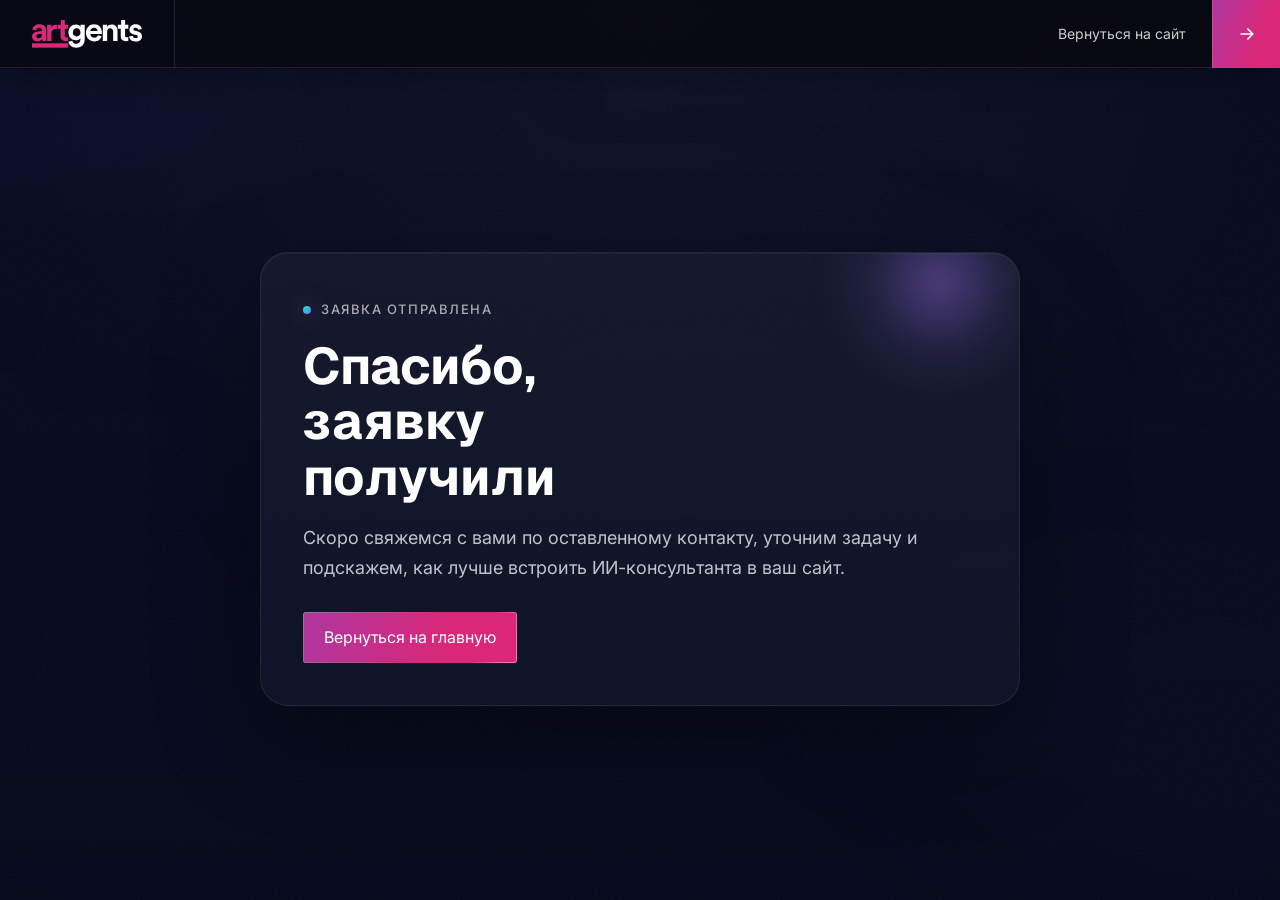
<file: thank-you.html>
<!DOCTYPE html>
<html lang="ru">
<head>
  <meta charset="UTF-8" />
  <meta name="viewport" content="width=device-width, initial-scale=1.0" />
  <title>Спасибо за заявку — Artgents</title>
  <meta name="description" content="Спасибо за заявку в Artgents. Мы получили обращение и скоро свяжемся, чтобы обсудить подключение ИИ-консультанта для клиники." />
  <meta name="robots" content="noindex, follow" />
  <meta property="og:locale" content="ru_RU" />
  <meta property="og:type" content="website" />
  <meta property="og:title" content="Спасибо за заявку — Artgents" />
  <meta property="og:description" content="Artgents получил вашу заявку. Скоро свяжемся, чтобы обсудить подключение ИИ-консультанта для клиники." />
  <meta name="twitter:card" content="summary" />
  <meta name="twitter:title" content="Спасибо за заявку — Artgents" />
  <meta name="twitter:description" content="Заявка получена. Скоро свяжемся, чтобы обсудить подключение ИИ-консультанта для клиники." />
  <link rel="preconnect" href="https://fonts.googleapis.com">
  <link rel="preconnect" href="https://fonts.gstatic.com" crossorigin>
  <link href="https://fonts.googleapis.com/css2?family=Inter:wght@300;400;500;600;700&display=swap" rel="stylesheet">
  <link rel="stylesheet" href="styles.css" />
  <script type="application/ld+json">
    {
      "@context": "https://schema.org",
      "@type": "WebPage",
      "name": "Спасибо за заявку — Artgents",
      "inLanguage": "ru",
      "description": "Страница подтверждения отправки заявки в Artgents."
    }
  </script>
  <!-- Yandex.Metrika counter -->
  <script type="text/javascript">
      (function(m,e,t,r,i,k,a){
          m[i]=m[i]||function(){(m[i].a=m[i].a||[]).push(arguments)};
          m[i].l=1*new Date();
          for (var j = 0; j < document.scripts.length; j++) {if (document.scripts[j].src === r) { return; }}
          k=e.createElement(t),a=e.getElementsByTagName(t)[0],k.async=1,k.src=r,a.parentNode.insertBefore(k,a)
      })(window, document,'script','https://mc.yandex.ru/metrika/tag.js?id=109873039', 'ym');

      ym(109873039, 'init', {ssr:true, webvisor:true, clickmap:true, ecommerce:"dataLayer", referrer: document.referrer, url: location.href, accurateTrackBounce:true, trackLinks:true});
  </script>
  <!-- /Yandex.Metrika counter -->
</head>
<body class="thanks-page">
  <noscript><div><img src="https://mc.yandex.ru/watch/109873039" style="position:absolute; left:-9999px;" alt="" /></div></noscript>

  <nav class="nav nav--scrolled">
    <a href="index.html" class="nav__logo" aria-label="Artgents">
      <img src="assets/artgents-logo-header.svg" alt="Artgents" class="nav__logo-image" />
    </a>
    <a href="index.html" class="nav__cta">
      <span class="nav__cta-text">Вернуться на сайт</span>
      <span class="nav__cta-arrow" aria-hidden="true">
        <svg viewBox="0 0 24 24" fill="none">
          <path d="M5 12h14M13 6l6 6-6 6" stroke="currentColor" stroke-width="2" stroke-linecap="round" stroke-linejoin="round"/>
        </svg>
      </span>
    </a>
  </nav>

  <main class="thanks-main">
    <div class="shell">
      <section class="thanks-layout fade-up visible">
        <div class="thanks-card">
          <div class="thanks-card__glow" aria-hidden="true"></div>
          <div class="thanks-badge">Заявка отправлена</div>
          <h1 class="thanks-title">Спасибо, заявку получили</h1>
          <p class="thanks-text" data-thanks-message>
            Скоро свяжемся с вами по оставленному контакту, уточним задачу и подскажем,
            как лучше встроить ИИ-консультанта в ваш сайт.
          </p>

          <div class="thanks-actions">
            <a href="index.html" class="btn btn--primary">
              <span class="btn__bg"></span>
              <span class="btn__text">Вернуться на главную</span>
            </a>
          </div>
        </div>
      </section>
    </div>
  </main>

  <script>
    (function () {
      const params = new URLSearchParams(window.location.search);
      const source = params.get('source');
      const messageNode = document.querySelector('[data-thanks-message]');

      if (!messageNode) return;

      if (source === 'audit') {
        messageNode.textContent = 'Спасибо. Сайт получили. Посмотрим, где пользователи могут теряться до заявки, и вернёмся к вам с разбором и рекомендациями.';
      }
    })();
  </script>
  <script src="https://demo.bot.artgents.ru/static/widget/embed.js" defer></script>
</body>
</html>
</file>
<file: styles.css>
/* ── TOKENS ─────────────────────────────────────────────── */
@import url('https://fonts.googleapis.com/css2?family=Geist:wght@400;500;600;700&display=swap');

:root {
  /* Dark backgrounds */
  --bg:       #07060e;   /* единый базовый тёмный */
  --bg-2:     #07060e;
  --bg-3:     #07060e;

  /* Dark background system — gradient spots */
  --grd-1:    rgba(60, 50, 228, 0.24);   /* фиолетово-синее */
  --grd-2:    rgba(186, 38, 190, 0.16);  /* фиолетово-розовое */
  --grd-size: 40%;                        /* радиус пятен */

  /* Surfaces (dark) */
  --surface:   rgba(255,255,255,0.055);
  --surface-2: rgba(255,255,255,0.09);
  --line:      rgba(255,255,255,0.09);
  --line-2:    rgba(255,255,255,0.15);

  /* Text dark */
  --text:  #f4f3fc;
  --muted: #9d9bb7;
  --soft:  #5c5a76;

  /* Accents */
  --accent:   #7b6ef6;
  --content-violet: #A47CFF;
  --content-violet-rgb: 164, 124, 255;
  --accent-2: var(--content-violet);
  --accent-2-rgb: var(--content-violet-rgb);

  /* Animation palette (phone, report, cards) */
  --anim-violet: #7c3cff;
  --anim-pink:   #ff4fd8;
  --anim-cyan:   #48e8ff;
  --teal:     #00F8C6;  /* единый mint-teal — лейблы, иконки */
  --teal-2:   #7ffce0;
  --green:    #4ade80;  /* status only */
  --red:      #fb7185;

  /* Heading colours */
  --heading-on-dark:     #ffffff;   /* база заголовка на тёмном фоне */
  --heading-em-on-dark:  var(--accent-2);   /* акцент <em> на тёмном */

  /* Typography */
  --font-head: 'Geist', 'Inter', system-ui, sans-serif;
  --font-body: 'Inter', system-ui, sans-serif;

  /* Layout */
  --container: min(1560px, calc(100vw - clamp(32px, 6vw, 120px)));
  --gap:       30px;
  --split-left: 1 / 6;
  --split-right: 6 / 13;
  --hero-title-size: clamp(36px, 3.8vw, 64px);
  --section-title-size: clamp(36px, 3vw, 48px);

  /* Radii */
  --r-xl: 32px;
  --r-lg: 24px;
  --r-md: 16px;
  --r-sm: 10px;

  /* Shadows */
  --shadow:    0 32px 80px rgba(0,0,0,0.36);
  --shadow-sm: 0 14px 36px rgba(0,0,0,0.22);
}



/* ── RESET & BASE ───────────────────────────────────────── */
*,
*::before,
*::after {
  box-sizing: border-box;
  margin: 0;
  padding: 0;
}

html {
  scroll-behavior: smooth;
}

body {
  position: relative;
  font-family: var(--font-body);
  font-optical-sizing: auto;
  font-size: 16px;
  line-height: 1.65;
  color: var(--text);
  background: #080c21;
  overflow-x: hidden;
}

body::before {
  content: '';
  position: fixed;
  inset: -20%;
  z-index: -2;
  background:
    radial-gradient(44% 38% at 16% 18%, rgba(98, 112, 255, 0.08) 0%, rgba(98, 112, 255, 0.04) 28%, transparent 72%),
    radial-gradient(38% 34% at 84% 72%, rgba(77, 184, 255, 0.055) 0%, rgba(77, 184, 255, 0.024) 30%, transparent 74%),
    radial-gradient(52% 46% at 52% 48%, rgba(255, 255, 255, 0.018) 0%, transparent 78%);
  filter: blur(56px) saturate(108%);
  opacity: 0.5;
  animation: background-drift 38s ease-in-out infinite alternate;
  will-change: transform;
  pointer-events: none;
}

body::after {
  content: '';
  position: fixed;
  inset: 0;
  z-index: -1;
  background:
    url("data:image/svg+xml,%3Csvg xmlns='http://www.w3.org/2000/svg' width='320' height='320' viewBox='0 0 320 320'%3E%3Cfilter id='n'%3E%3CfeTurbulence type='fractalNoise' baseFrequency='0.42' numOctaves='1' stitchTiles='stitch'/%3E%3CfeColorMatrix type='saturate' values='0'/%3E%3CfeComponentTransfer%3E%3CfeFuncA type='table' tableValues='0 0.072'/%3E%3C/feComponentTransfer%3E%3C/filter%3E%3Crect width='320' height='320' filter='url(%23n)' opacity='0.46'/%3E%3C/svg%3E"),
    radial-gradient(120% 120% at 50% 10%, rgba(255,255,255,0.028) 0%, rgba(255,255,255,0) 42%),
    radial-gradient(140% 120% at 50% 50%, rgba(0,0,0,0) 52%, rgba(2, 4, 12, 0.24) 100%),
    linear-gradient(180deg, rgba(255,255,255,0.008) 0%, rgba(255,255,255,0) 16%, rgba(0,0,0,0.18) 100%);
  background-size:
    320px 320px,
    auto,
    auto,
    auto;
  opacity: 0.92;
  pointer-events: none;
}

@keyframes background-drift {
  0% {
    transform: translate3d(0, 0, 0) scale(1);
  }
  50% {
    transform: translate3d(0.8%, -0.6%, 0) scale(1.02);
  }
  100% {
    transform: translate3d(-0.9%, 0.8%, 0) scale(1.035);
  }
}

a {
  color: inherit;
  text-decoration: none;
}

button,
input,
textarea {
  font: inherit;
}

img,
svg {
  display: block;
  max-width: 100%;
}

/* ── TYPOGRAPHY ─────────────────────────────────────────── */
h1, h2, h3, h4 {
  font-family: var(--font-head);
  font-weight: 700;
  line-height: 1.05;
  color: var(--heading-on-dark);
}

h1 { font-size: clamp(48px, 5.5vw, 100px); }
h2 {
  font-size: var(--section-title-size);
  font-weight: 500;
  line-height: 1.18;
}
h3 {
  font-size: 20px;
  font-weight: 500;
  line-height: 1.4;
}
h4 { font-size: clamp(16px, 1.2vw, 22px); }

h1 em,
h2 em,
h3 em {
  font-style: normal;
  color: var(--heading-em-on-dark);
}

/* ── LAYOUT ─────────────────────────────────────────────── */
.shell {
  width: var(--container);
  margin-inline: auto;
}

.grid-12 {
  display: grid;
  grid-template-columns: repeat(12, 1fr);
  gap: var(--gap);
}

/* ── SECTION LABEL ──────────────────────────────────────── */
.label {
  display: inline-flex;
  align-items: center;
  gap: 15px;
  font-size: 14px;
  font-weight: 400;
  text-transform: uppercase;
  margin-bottom: 10px;
  letter-spacing: 2px;
}

.label::before {
  content: '';
  width: 7px;
  height: 7px;
  border-radius: 50%;
  flex-shrink: 0;
}

.section--dark .label,
.hero .label {
  color: rgba(255, 255, 255, 0.60);
}

.section--dark .label::before,
.hero .label::before {
  background: #DB2777;
  box-shadow: 0 0 0 0 rgba(219, 39, 119, 0.55);
  animation: label-pulse-teal 2s infinite;
}

@keyframes label-pulse-teal {
  0%   { box-shadow: 0 0 0 0   rgba(0, 248, 198, 0.55); }
  70%  { box-shadow: 0 0 0 8px rgba(0, 248, 198, 0);    }
  100% { box-shadow: 0 0 0 0   rgba(0, 248, 198, 0);    }
}

/* ── BUTTONS ────────────────────────────────────────────── */
.btn {
  display: inline-flex;
  align-items: center;
  justify-content: center;
  gap: 8px;
  min-height: 52px;
  padding: 14px 26px;
  border: 1px solid transparent;
  border-radius: var(--r-md);
  font-weight: 400;
  font-size: 15px;
  cursor: pointer;
  transition: background-color 0.22s ease, border-color 0.22s ease, color 0.22s ease, opacity 0.22s ease;
  white-space: nowrap;
}

.btn--primary {
  --gradient-angle: 115.83deg;
  --btn-ease: cubic-bezier(0.4, 0.03, 0.685, 0.22);
  position: relative;
  display: inline-flex;
  align-items: center;
  justify-content: center;
  width: auto;
  height: auto;
  overflow: hidden;
  gap: 0;
  min-height: 0;
  padding: 1px;
  border: 0;
  border-radius: 2px;
  background: transparent;
  color: #fff;
  font-family: Inter, Arial, sans-serif;
  font-size: 16px;
  font-weight: 400;
  line-height: 1.3;
  text-decoration: none;
  white-space: nowrap;
  cursor: pointer;
  box-shadow: none;
  appearance: none;
  -webkit-appearance: none;
  transition: all 0.4s var(--btn-ease);
}

.btn--primary::before {
  content: "";
  position: absolute;
  inset: 0;
  z-index: 0;
  border-radius: inherit;
  background: linear-gradient(
    var(--gradient-angle),
    rgba(255, 228, 255, 0.5) 0%,
    #db2777 60%,
    #db2777 80%,
    #f472b6 92.98%
  );
  transition: all 0.4s var(--btn-ease);
}

.btn__bg {
  position: absolute;
  inset: 1px;
  z-index: 0;
  border-radius: 2px;
  background: linear-gradient(289deg, #db2777 30%, #963fb4 137%);
  transition: all 0.4s var(--btn-ease);
}

.btn__text {
  position: relative;
  z-index: 2;
  display: inline-flex;
  align-items: center;
  justify-content: center;
  padding: 14px 20px;
  font-family: Inter, Arial, sans-serif;
  font-size: 16px;
  font-weight: 400;
  line-height: 1.3;
  letter-spacing: 0;
}

.btn--primary:hover,
.btn--primary:focus-visible {
  opacity: 0.96;
}

.btn--primary:hover .btn__bg,
.btn--primary:focus-visible .btn__bg {
  filter: brightness(1.08);
}

.btn--primary:focus-visible {
  outline: none;
}

.btn--ghost {
  color: var(--text);
  background: transparent;
  border-color: var(--line-2);
}

.btn--ghost:hover {
  background: rgba(255,255,255,0.06);
  border-color: rgba(255,255,255,0.24);
}

.btn--hero-outline {
  display: inline-flex;
  align-items: center;
  justify-content: center;
  width: auto;
  min-height: 52px;
  padding: 14px 20px;
  border: 1px solid rgba(219, 39, 119, 0.6);
  border-radius: 2px;
  background: transparent;
  color: #ffffff;
  font-family: Inter, Arial, sans-serif;
  font-size: 16px;
  font-weight: 400;
  line-height: 1.3;
  text-decoration: none;
  white-space: nowrap;
  cursor: pointer;
  box-shadow: none;
  appearance: none;
  -webkit-appearance: none;
  transition: background-color 0.22s ease, border-color 0.22s ease, color 0.22s ease, opacity 0.22s ease;
}

.btn--hero-outline::before {
  content: none;
}

.btn--hero-outline__text {
  display: inline-flex;
  align-items: center;
  justify-content: center;
  padding: 0;
  background: transparent;
}

.btn--hero-outline:hover,
.btn--hero-outline:focus-visible {
  background: rgba(219,39,119,0.08);
  border-color: #f472b6;
}

.btn--hero-outline:focus-visible {
  outline: none;
}

body.contact-popup-open {
  overflow: hidden;
}

.contact-popup {
  position: fixed;
  inset: 0;
  z-index: 99999;
  display: flex;
  align-items: center;
  justify-content: center;
  padding: 24px;
  opacity: 0;
  visibility: hidden;
  pointer-events: none;
  transition: opacity 0.25s ease, visibility 0.25s ease;
}

.contact-popup.is-open {
  opacity: 1;
  visibility: visible;
  pointer-events: auto;
}

.contact-popup__backdrop {
  position: absolute;
  inset: 0;
  background: rgba(6, 8, 18, 0.72);
  backdrop-filter: blur(18px);
  -webkit-backdrop-filter: blur(18px);
}

.contact-popup__dialog {
  position: relative;
  width: min(700px, 100%);
  max-height: 90vh;
  overflow: hidden;
  border: 1px solid rgba(255, 255, 255, 0.08);
  border-radius: 26px;
  background:
    linear-gradient(180deg, rgba(255, 255, 255, 0.04), rgba(255, 255, 255, 0.02)),
    #0c1024;
  box-shadow:
    0 30px 100px rgba(0, 0, 0, 0.42),
    0 0 0 1px rgba(255, 255, 255, 0.03);
  transform: translateY(18px) scale(0.98);
  transition: transform 0.25s ease;
}

.contact-popup.is-open .contact-popup__dialog {
  transform: translateY(0) scale(1);
}

.contact-popup__scroll {
  max-height: 90vh;
  overflow-y: auto;
  padding: 34px;
  scrollbar-width: thin;
  scrollbar-color: rgba(219, 39, 119, 0.45) transparent;
}

.contact-popup__scroll::-webkit-scrollbar {
  width: 7px;
}

.contact-popup__scroll::-webkit-scrollbar-thumb {
  background: rgba(219, 39, 119, 0.36);
  border-radius: 999px;
}

.contact-popup__close {
  position: absolute;
  top: 18px;
  right: 18px;
  z-index: 2;
  width: 38px;
  height: 38px;
  border: 1px solid rgba(255, 255, 255, 0.1);
  border-radius: 50%;
  background: rgba(255, 255, 255, 0.06);
  color: #ffffff;
  font-size: 24px;
  line-height: 1;
  cursor: pointer;
  transition: transform 0.2s ease, background 0.2s ease, border-color 0.2s ease;
}

.contact-popup__close:hover {
  background: rgba(219, 39, 119, 0.12);
  border-color: rgba(219, 39, 119, 0.45);
  transform: rotate(90deg);
}

.contact-popup__top {
  margin-bottom: 28px;
  padding-right: 44px;
}

.contact-popup__badge {
  display: inline-flex;
  align-items: center;
  gap: 8px;
  margin-bottom: 16px;
  padding: 7px 11px;
  border: 1px solid rgba(219, 39, 119, 0.18);
  border-radius: 999px;
  background: rgba(219, 39, 119, 0.08);
  color: #f3c0d7;
  font-size: 13px;
  font-weight: 700;
}

.contact-popup__badge::before {
  content: "";
  width: 8px;
  height: 8px;
  border-radius: 999px;
  background: #db2777;
  box-shadow: 0 0 0 5px rgba(219, 39, 119, 0.12);
}

.contact-popup h2 {
  margin: 0 0 12px;
  font-family: var(--font-head);
  font-size: 30px;
  font-weight: 500;
  line-height: 1;
  letter-spacing: -0.045em;
  color: #ffffff;
}

.contact-popup__description {
  margin: 0;
  max-width: 590px;
  color: rgba(255, 255, 255, 0.64);
  font-size: 16px;
  line-height: 1.65;
}

.contact-popup__richtext {
  display: grid;
  gap: 16px;
}

.contact-popup__richtext p {
  margin: 0;
  color: rgba(255, 255, 255, 0.64);
  font-size: 16px;
  line-height: 1.7;
}

.contact-popup__form {
  display: grid;
  gap: 16px;
}

.contact-popup__summary {
  display: grid;
  gap: 16px;
  margin-top: 4px;
}

.contact-popup__summary-title {
  color: rgba(255, 255, 255, 0.84);
  font-size: 14px;
  font-weight: 700;
}

.contact-popup__checklist {
  list-style: none;
  display: grid;
  gap: 12px;
  margin: 0;
  padding: 0;
}

.contact-popup__checklist li {
  display: flex;
  align-items: flex-start;
  gap: 12px;
  color: rgba(255, 255, 255, 0.78);
  font-size: 15px;
  line-height: 1.55;
}

.contact-popup__checklist li::before {
  content: "✓";
  width: 18px;
  height: 18px;
  flex: 0 0 18px;
  display: inline-flex;
  align-items: center;
  justify-content: center;
  margin-top: 2px;
  border-radius: 6px;
  background: linear-gradient(135deg, rgba(219, 39, 119, 0.95), rgba(244, 114, 182, 0.95));
  color: #ffffff;
  font-size: 12px;
  font-weight: 700;
  box-shadow: 0 10px 22px rgba(219, 39, 119, 0.2);
}

.contact-popup__grid {
  display: grid;
  grid-template-columns: 1fr 1fr;
  gap: 16px;
}

.contact-popup__field {
  display: grid;
  gap: 8px;
}

.contact-popup__field span,
.contact-popup__methods-title {
  color: rgba(255, 255, 255, 0.84);
  font-size: 14px;
  font-weight: 700;
}

.contact-popup__field em {
  color: rgba(255, 255, 255, 0.42);
  font-style: normal;
  font-weight: 500;
}

.contact-popup__field input,
.contact-popup__field textarea {
  width: 100%;
  border: 1px solid rgba(255, 255, 255, 0.1);
  border-radius: 14px;
  background: rgba(255, 255, 255, 0.05);
  color: #ffffff;
  font: inherit;
  outline: none;
  transition: border-color 0.2s ease, box-shadow 0.2s ease, background 0.2s ease;
}

.contact-popup__field input {
  height: 52px;
  padding: 0 15px;
}

.contact-popup__field textarea {
  min-height: 110px;
  resize: vertical;
  padding: 15px;
  line-height: 1.5;
}

.contact-popup__field input::placeholder,
.contact-popup__field textarea::placeholder {
  color: rgba(255, 255, 255, 0.34);
}

.contact-popup__field input:focus,
.contact-popup__field textarea:focus {
  border-color: rgba(219, 39, 119, 0.72);
  background: rgba(255, 255, 255, 0.08);
  box-shadow: 0 0 0 4px rgba(219, 39, 119, 0.1);
}

.contact-popup__methods {
  display: grid;
  gap: 8px;
}

.contact-popup__methods-items {
  display: grid;
  grid-template-columns: repeat(3, 1fr);
  gap: 8px;
  padding: 5px;
  border: 1px solid rgba(255, 255, 255, 0.1);
  border-radius: 16px;
  background: rgba(255, 255, 255, 0.04);
}

.contact-popup__methods label {
  cursor: pointer;
}

.contact-popup__methods input {
  position: absolute;
  opacity: 0;
  pointer-events: none;
}

.contact-popup__methods label span {
  display: flex;
  align-items: center;
  justify-content: center;
  min-height: 42px;
  border-radius: 12px;
  color: rgba(255, 255, 255, 0.54);
  font-size: 14px;
  font-weight: 700;
  transition: background 0.2s ease, color 0.2s ease, box-shadow 0.2s ease;
}

.contact-popup__methods input:checked + span {
  background: rgba(255, 255, 255, 0.08);
  color: #ffffff;
  box-shadow: inset 0 0 0 1px rgba(219, 39, 119, 0.5);
}

.contact-popup__policy {
  display: flex;
  gap: 10px;
  align-items: flex-start;
  margin-top: 2px;
  color: rgba(255, 255, 255, 0.56);
  font-size: 13px;
  line-height: 1.45;
  cursor: pointer;
}

.contact-popup__policy input {
  flex: 0 0 auto;
  width: 18px;
  height: 18px;
  margin-top: 1px;
  accent-color: #db2777;
  cursor: pointer;
}

.contact-popup__policy a {
  color: #f4aacd;
  font-weight: 700;
  text-decoration: none;
  border-bottom: 1px solid rgba(244, 170, 205, 0.25);
}

.contact-popup__policy a:hover {
  border-bottom-color: currentColor;
}

.contact-popup__submit {
  width: 100%;
  margin-top: 4px;
}

.contact-popup__submit[disabled] {
  cursor: wait;
  opacity: 0.72;
}

.contact-popup__submit .btn__text {
  width: 100%;
  justify-content: center;
  padding-inline: 22px;
}

.contact-popup__status {
  margin: 14px 0 0;
  padding: 12px 14px;
  border: 1px solid rgba(255, 255, 255, 0.12);
  border-radius: 16px;
  background: rgba(255, 255, 255, 0.05);
  font-size: 0.95rem;
  line-height: 1.45;
}

.contact-popup__status[data-state="success"] {
  border-color: rgba(61, 220, 151, 0.45);
  color: #c9ffe4;
}

.contact-popup__status[data-state="info"] {
  border-color: rgba(246, 196, 92, 0.35);
  color: #ffe8b0;
}

.contact-popup__status[data-state="error"] {
  border-color: rgba(255, 126, 126, 0.45);
  color: #ffd0d0;
}

.thanks-page {
  min-height: 100vh;
}

.thanks-page .nav {
  position: fixed;
}

.thanks-main {
  min-height: 100vh;
  display: flex;
  align-items: center;
  padding: 130px 0 72px;
}

.thanks-layout {
  display: block;
  max-width: 760px;
  margin: 0 auto;
}

.thanks-card {
  position: relative;
  overflow: hidden;
  border: 1px solid rgba(255, 255, 255, 0.08);
  border-radius: 28px;
  background:
    linear-gradient(180deg, rgba(255, 255, 255, 0.045), rgba(255, 255, 255, 0.02)),
    rgba(12, 16, 36, 0.92);
  box-shadow:
    0 30px 100px rgba(0, 0, 0, 0.35),
    inset 0 1px 0 rgba(255, 255, 255, 0.04);
}

.thanks-card {
  padding: 42px;
}

.thanks-card__glow {
  position: absolute;
  top: -90px;
  right: -40px;
  width: 240px;
  height: 240px;
  border-radius: 50%;
  background: radial-gradient(circle, rgba(164, 124, 255, 0.38) 0%, rgba(164, 124, 255, 0.07) 42%, transparent 72%);
  filter: blur(10px);
  pointer-events: none;
}

.thanks-badge,
.thanks-side__label {
  display: inline-flex;
  align-items: center;
  gap: 10px;
  margin-bottom: 18px;
  color: rgba(255, 255, 255, 0.64);
  font-size: 13px;
  font-weight: 500;
  letter-spacing: 0.12em;
  text-transform: uppercase;
}

.thanks-badge::before,
.thanks-side__label::before {
  content: '';
  width: 8px;
  height: 8px;
  border-radius: 999px;
  background: linear-gradient(135deg, #00f8c6, #7b6ef6);
  box-shadow: 0 0 22px rgba(123, 110, 246, 0.55);
}

.thanks-title {
  max-width: 11ch;
  margin-bottom: 18px;
  font-size: clamp(36px, 4vw, 62px);
  line-height: 1.08;
}

.thanks-text {
  max-width: 620px;
  color: rgba(244, 243, 252, 0.78);
  font-size: 18px;
  line-height: 1.7;
}

.thanks-actions {
  margin-top: 28px;
}

.thanks-actions .btn {
  width: auto;
}

/* ── NAV ────────────────────────────────────────────────── */
.nav {
  position: absolute;
  top: 0;
  left: 0;
  right: 0;
  z-index: 100;
  display: flex;
  align-items: stretch;
  justify-content: space-between;
  height: 68px;
  border-bottom: 1px solid rgba(255,255,255,0.10);
  background: transparent;
  transition: background 0.36s ease, box-shadow 0.36s ease, border-color 0.36s ease;
}

.nav--scrolled {
  position: fixed;
  background: rgba(8,7,15,0.76);
  backdrop-filter: blur(24px);
  -webkit-backdrop-filter: blur(24px);
  border-bottom-color: rgba(255,255,255,0.10);
  box-shadow: 0 8px 32px rgba(0,0,0,0.32);
}

.nav__logo {
  display: flex;
  align-items: center;
  padding: 0 clamp(20px, 2.5vw, 36px);
  border-right: 1px solid rgba(255,255,255,0.10);
  font-family: var(--font-head);
  text-decoration: none;
  white-space: nowrap;
}

.nav__logo-image {
  width: 110px;
  height: auto;
  flex-shrink: 0;
}

.nav__logo-mark {
  width: 34px;
  height: 34px;
  border-radius: 12px;
  display: grid;
  place-items: center;
  font-size: 13px;
  background: linear-gradient(135deg, var(--accent), #5b8fff);
  box-shadow: 0 10px 28px rgba(123,110,246,0.32);
  color: #fff;
  flex-shrink: 0;
}

.nav__logo-text span {
  color: var(--accent-2);
}

.nav__logo-text {
  font-size: 16px;
  font-weight: 700;
  color: var(--text);
}

.nav__links {
  display: flex;
  align-items: center;
  gap: 2px;
  padding: 0 clamp(20px, 2.5vw, 36px);
  border-right: 1px solid rgba(255,255,255,0.10);
  height: 100%;
}

.nav__actions {
  display: flex;
  align-items: stretch;
  height: 100%;
}

.nav__link {
  padding: 9px 16px;
  border-radius: 999px;
  font-size: 14px;
  color: var(--muted);
  transition: color 0.2s, background 0.2s;
}

.nav__link:hover,
.nav__link--active {
  color: var(--text);
  background: var(--surface);
}

.nav__cta {
  display: flex;
  align-items: center;
  gap: 0;
  height: 100%;
  padding-left: clamp(20px, 2.5vw, 36px);
  background: transparent;
  font-weight: 400;
  color: var(--text);
  font-size: 14px;
  white-space: nowrap;
}

.nav__cta-text {
  padding-right: clamp(18px, 2vw, 28px);
  color: rgba(255,255,255,0.80);
  transition: color 0.2s ease;
}

.nav__cta:hover .nav__cta-text {
  color: #fff;
}

.nav__cta-telegram {
  display: grid;
  place-items: center;
  width: 68px;
  height: 68px;
  flex-shrink: 0;
  border-left: 1px solid rgba(255,255,255,0.10);
  color: #2aabee;
  background: transparent;
  transition: color 0.22s ease, background 0.22s ease;
}

.nav__cta-telegram svg {
  width: 19px;
  height: 19px;
}

.nav__cta-icon {
  display: flex;
  height: 100%;
  text-decoration: none;
}

.nav__cta-square {
  display: flex;
  height: 100%;
  padding: 0;
  border: none;
  background: transparent;
  cursor: pointer;
}

.nav__cta-icon:hover .nav__cta-telegram {
  color: #fff;
  background: #2aabee;
}

.nav__cta-arrow {
  display: grid;
  place-items: center;
  width: 68px;
  height: 68px;
  flex-shrink: 0;
  border-left: 1px solid rgba(255,255,255,0.10);
  background: linear-gradient(289deg, #db2777 30%, #963fb4 137%);
  color: #fff;
  transition: background 0.22s ease;
}

.nav__cta-arrow svg {
  width: 20px;
  height: 20px;
  transition: transform 0.22s ease;
}

.nav__cta:hover .nav__cta-arrow {
  background: linear-gradient(289deg, #db2777 30%, #963fb4 137%);
}

.nav__cta-square:hover .nav__cta-arrow svg {
  transform: translateX(3px);
}

/* ── FADE-UP ANIMATION ──────────────────────────────────── */
.fade-up {
  opacity: 0;
  transform: translateY(20px);
  transition: opacity 0.65s ease, transform 0.65s ease;
}

.fade-up.visible {
  opacity: 1;
  transform: translateY(0);
}

/* ── LIVE DOT ───────────────────────────────────────────── */
.live-dot {
  display: inline-block;
  width: 6px;
  height: 6px;
  border-radius: 50%;
  background: var(--green);
  box-shadow: 0 0 0 0 rgba(74,222,128,0.6);
  animation: live-pulse 1.6s infinite;
  flex-shrink: 0;
}

@keyframes live-pulse {
  0%   { box-shadow: 0 0 0 0   rgba(74,222,128,0.6); }
  70%  { box-shadow: 0 0 0 6px rgba(74,222,128,0);   }
  100% { box-shadow: 0 0 0 0   rgba(74,222,128,0);   }
}

/* ── HERO ───────────────────────────────────────────────── */
.hero {
  position: relative;
  min-height: 100vh;
  min-height: 100dvh;
}

.hero > .shell {
  min-height: 100vh;
  min-height: 100dvh;
  display: grid;
  align-content: center;
  padding-top: calc(68px + clamp(24px, 3vh, 40px));
  padding-bottom: clamp(56px, 7vh, 88px);
}

.hero__grid {
  display: grid;
  grid-template-columns: 1fr 1fr;
  gap: var(--gap);
  align-items: center;
}

.hero__left {
  display: flex;
  flex-direction: column;
  gap: 15px;
}

.hero__title {
  font-size: 54px;
  font-weight: 500;
  line-height: 1.15;
  color: var(--text);
}

.hero__sub {
  font-family: var(--font-body);
  font-size: 20px;
  font-weight: 300;
  line-height: 1.6;
  color: var(--muted);
}

.hero__fit {
  display: grid;
  gap: 14px;
}

.hero__fit-list {
  list-style: none;
  display: grid;
  grid-template-columns: repeat(3, minmax(0, 1fr));
  gap: 15px;
  margin: 20px 0 0;
  padding: 0;
}

.hero__fit-list li {
  display: flex;
  flex-direction: column;
  align-items: flex-start;
  gap: 10px;
  padding: 0;
  border: 0;
  border-radius: 0;
  background: transparent;
  color: var(--muted);
  font-size: 15px;
  line-height: 1.6;
  font-weight: 300;
  letter-spacing: 0.02em;
}

.hero__fit-list li::before {
  content: "";
  width: 10px;
  height: 10px;
  flex: 0 0 10px;
  border-radius: 2px;
  background: #db2777;
}

.hero__actions {
  display: flex;
  gap: 20px;
  flex-wrap: wrap;
  margin-top: 50px;
}

.hero__right {
  display: grid;
  place-items: center;
  overflow: visible;
}

.hero-offer {
  margin-top: 14px;
  font-family: var(--font-head);
  color: rgba(255, 255, 255, 0.8);
  font-size: 18px;
  line-height: 1.5;
  font-weight: 400;
  letter-spacing: 0.01em;
}

.hero-offer__accent {
  display: inline-block;
  padding: 0.08em 0.34em;
  border-radius: 0.32em;
  background: #794be9;
  color: #ffffff;
  font-weight: 500;
}

/* ── SECTION BASE ───────────────────────────────────────── */
.section {
  padding-block: clamp(80px, 8vw, 140px);
}

.what__layout {
  display: block;
}

.what__head h2 {
  margin-top: 16px;
}

.what__head h2 em {
  display: block;
  margin-top: 8px;
  font-size: inherit;
  line-height: inherit;
}

.what__desc {
  margin-top: 18px;
  color: var(--muted);
  font-size: clamp(15px, 1vw, 18px);
  line-height: 1.7;
}

.what__story {
  display: grid;
  grid-template-columns: repeat(12, minmax(0, 1fr));
  gap: var(--gap);
  align-items: start;
}

.what__head {
  grid-column: var(--split-left);
  position: sticky;
  top: clamp(96px, 9vw, 140px);
  align-self: start;
}

.what__list {
  grid-column: var(--split-right);
  display: grid;
  grid-template-columns: repeat(2, minmax(0, 1fr));
  gap: var(--gap);
}

.what-item {
  position: relative;
  display: grid;
  align-content: start;
  gap: 24px;
  min-height: clamp(270px, 19vw, 330px);
  padding: clamp(22px, 2vw, 32px);
  border: 1px solid rgba(255,255,255,0.12);
  border-radius: 5px;
  background: rgba(255,255,255,0.035);
}

.what-item__num,
.what-item__body {
  position: relative;
  z-index: 1;
}

.ui-num-badge {
  width: 30px;
  height: 30px;
  border-radius: 8px;
  display: inline-flex;
  align-items: center;
  justify-content: center;
  flex-shrink: 0;
  background: var(--content-violet);
  color: #fff;
  font-family: var(--font-head);
  font-size: 13px;
  font-weight: 700;
}

.what-item__body {
  display: grid;
  gap: 10px;
}

.what-item h3 { color: var(--text); }

.what-item p {
  color: var(--muted);
  font-size: 16px;
  font-weight: 300;
  line-height: 1.65;
}

.section--dark {
  position: relative;
  color: var(--text);
  background: transparent;
}

#problems {
  --problems-pad: clamp(80px, 8vw, 140px);
  padding-block: var(--problems-pad);
}

.problems__layout {
  display: grid;
  gap: clamp(32px, 4vw, 56px);
}

.problems__top {
  display: grid;
  grid-template-columns: repeat(12, minmax(0, 1fr));
  gap: var(--gap);
  align-items: start;
}

.problems__copy {
  grid-column: var(--split-left);
  display: flex;
  flex-direction: column;
  gap: 28px;
  padding-right: clamp(24px, 3vw, 56px);
}

.problems__desc {
  color: var(--muted);
  font-size: clamp(15px, 1vw, 17px);
  line-height: 1.75;
}

.problems__copy h2 {
  margin-top: 12px;
}

.problems__notes {
  grid-column: var(--split-right);
}

.problems__notes {
  display: grid;
  gap: 18px;
  align-content: center;
  padding-block: 40px;
  position: relative;
}

.problems__notes::before,
.problems__notes::after {
  content: '';
  position: absolute;
  left: 0;
  right: 0;
  height: 1px;
  pointer-events: none;
}

.problems__notes::before {
  top: 0;
  background: linear-gradient(90deg, rgba(169,159,248,0), rgba(169,159,248,0.26) 24%, rgba(169,159,248,0.42) 50%, rgba(169,159,248,0.22) 76%, rgba(169,159,248,0) 100%);
}

.problems__notes::after {
  bottom: 0;
  background: linear-gradient(90deg, rgba(169,159,248,0), rgba(169,159,248,0.22) 24%, rgba(169,159,248,0.38) 50%, rgba(169,159,248,0.18) 76%, rgba(169,159,248,0) 100%);
}

.problems__notes p {
  font-size: 18px;
  font-weight: 300;
  line-height: 1.7;
  color: var(--muted);
}

/* RESULTS SECTION */
.results__layout {
  display: grid;
  grid-template-columns: repeat(12, minmax(0, 1fr));
  gap: var(--gap);
  align-items: stretch;
}

.results__left {
  grid-column: var(--split-left);
  display: flex;
  flex-direction: column;
  min-height: 100%;
  padding-right: clamp(24px, 3vw, 56px);
}

.results__intro {
  display: flex;
  flex-direction: column;
  gap: clamp(24px, 3vw, 40px);
}

.results__right {
  grid-column: var(--split-right);
  display: flex;
  flex-direction: column;
  min-height: 100%;
}

.results__cards {
  display: grid;
  grid-template-columns: 1fr;
  gap: 50px;
  margin-top: auto;
  padding-bottom: 2px;
}

.result-card {
  min-height: auto;
  padding: 0;
  border-radius: 0;
  background: transparent;
  display: flex;
  flex-direction: column;
  gap: 16px;
  align-items: start;
}

.result-card::before,
.result-card::after {
  display: none;
}

.result-card__check {
  width: 30px;
  height: 30px;
  border-radius: 8px;
  display: inline-flex;
  align-items: center;
  justify-content: center;
  flex-shrink: 0;
  background: var(--accent-2);
  color: #fff;
}

.result-card__check svg {
  width: 18px;
  height: 18px;
  display: block;
}

.result-card__body {
  display: flex;
  flex-direction: column;
  gap: 10px;
  margin-top: 0;
}

.result-card h3 { color: var(--text); }

.result-card p {
  color: var(--muted);
  font-size: 18px;
  font-weight: 300;
  line-height: 1.7;
}

.results__phone-card {
  position: relative;
  min-height: 380px;
  border-radius: 3px;
  overflow: visible;
  background: url("images/phone-bg.jpg") center center / cover no-repeat;
  box-shadow: 0 30px 80px rgba(7, 11, 31, 0.26);
}

.results__phone-card::before {
  content: none;
}

.results__phone-image {
  position: absolute;
  right: clamp(14px, 2vw, 28px);
  bottom: 0;
  width: auto;
  max-width: none;
  height: clamp(460px, 36vw, 520px);
  filter: drop-shadow(0 26px 48px rgba(15, 23, 42, 0.22));
  pointer-events: none;
  user-select: none;
}

.results__feature {
  position: relative;
  min-height: auto;
  margin-top: 24px;
  padding: 0;
  border-radius: 0;
  border: none;
  background: transparent;
  display: flex;
  flex-direction: column;
  justify-content: flex-start;
  gap: 0;
}

.results__feature::before {
  content: none;
}

.results__feature:hover::before {
  opacity: 1;
}

.results-feature__content {
  display: flex;
  flex-direction: column;
  align-items: flex-start;
  gap: 18px;
}

.results-feature__content h3 {
  margin-top: 30px;
  font-size: 36px;
  line-height: 1.2;
  color: var(--text);
}

.results-feature__content p {
  color: var(--muted);
  font-size: 18px;
  font-weight: 300;
  line-height: 1.7;
}

.results__feature .btn--hero-outline {
  margin-top: 32px;
}

#results {
  padding-bottom: clamp(52px, 5vw, 72px);
}

#analytics {
  padding-top: clamp(52px, 5vw, 72px);
}

#analytics::before {
  content: "";
  position: absolute;
  top: 0;
  left: 50%;
  width: var(--container);
  height: 1px;
  transform: translateX(-50%);
  background: linear-gradient(
    90deg,
    rgba(169, 159, 248, 0) 0%,
    rgba(169, 159, 248, 0.16) 14%,
    rgba(169, 159, 248, 0.32) 50%,
    rgba(169, 159, 248, 0.16) 86%,
    rgba(169, 159, 248, 0) 100%
  );
  pointer-events: none;
}

/* ── PRICING SECTION ────────────────────────────────────── */
.pricing__grid {
  display: grid;
  grid-template-columns: repeat(12, 1fr);
  gap: var(--gap);
  align-items: stretch;
}

/* Col 1–4: copy */
.pricing__copy {
  grid-column: var(--split-left);
  display: flex;
  flex-direction: column;
}

.pricing__copy h2 {
  color: var(--heading-on-dark);
  margin-top: 16px;
}

.pricing__copy h2 span {
  display: block;
  color: var(--heading-on-dark);
}

.pricing__desc {
  margin-top: auto;
  font-size: 18px;
  font-weight: 300;
  line-height: 1.7;
  color: var(--muted);
}

.pricing__plans {
  grid-column: var(--split-right);
  display: grid;
  grid-template-columns: repeat(2, minmax(0, 1fr));
  grid-template-rows: auto auto minmax(0, 1fr) auto auto;
  gap: var(--gap);
  align-items: stretch;
}

.price-card {
  position: relative;
  overflow: hidden;
  isolation: isolate;
  padding: clamp(28px, 2.8vw, 44px);
  border-radius: 5px;
  border: 1px solid rgba(255,255,255,0.52);
  background: linear-gradient(180deg, rgba(255,255,255,0.98), rgba(245,240,250,0.96));
  box-shadow: 0 20px 60px rgba(5, 9, 28, 0.16);
  display: grid;
  grid-template-rows: subgrid;
  grid-row: span 5;
  row-gap: 10px;
  align-items: start;
}

.price-card__ribbon {
  position: absolute;
  top: 18px;
  right: 18px;
  z-index: 2;
  display: inline-flex;
  align-items: center;
  justify-content: center;
  min-height: 32px;
  padding: 7px 12px;
  border-radius: 999px;
  background: linear-gradient(135deg, var(--content-violet) 0%, #db2777 100%);
  color: #fff;
  font-size: 12px;
  font-weight: 700;
  line-height: 1;
  letter-spacing: 0.04em;
  text-transform: uppercase;
  box-shadow: 0 14px 28px rgba(var(--content-violet-rgb), 0.24);
}

.price-card__for {
  font-size: 14px;
  font-weight: 600;
  text-transform: uppercase;
  color: var(--content-violet);
}

.price-card__amount {
  display: flex;
  align-items: baseline;
  gap: 10px;
}

.price-card__num {
  font-family: var(--font-head);
  font-size: 40px;
  font-weight: 700;
  color: var(--content-violet);
  line-height: 1;
}

.price-card__unit {
  font-size: clamp(15px, 1.1vw, 20px);
  color: #69657c;
  font-weight: 500;
}

.price-card__list {
  list-style: none;
  display: flex;
  flex-direction: column;
  gap: 12px;
  margin: 24px 0;
}

.price-card__list li {
  display: flex;
  align-items: flex-start;
  gap: 10px;
  font-size: 15px;
  color: #3e3a52;
  line-height: 1.5;
}

.price-card__list li::before {
  content: '✓';
  color: var(--green);
  font-weight: 700;
  flex-shrink: 0;
  margin-top: 1px;
}

.price-card__btn {
  width: 100%;
}

.price-card--alt .price-card__for {
  color: var(--content-violet);
}

.price-card__btn .btn__text {
  width: 100%;
}

.price-card__action {
  width: 100%;
  margin: 0 0 10px 0;
}

.price-card__notes {
  list-style: none;
  display: grid;
  gap: 10px;
  margin: 0;
  align-content: start;
}

.price-card__notes li {
  display: flex;
  gap: 10px;
  align-items: start;
  color: #3e3a52;
  font-size: 15px;
  font-weight: 400;
  line-height: 1.5;
}

.price-card__notes li > span {
  display: block;
}

.price-card__notes li::before {
  content: "";
  width: 5px;
  height: 5px;
  border-radius: 50%;
  flex: 0 0 5px;
  background: rgba(var(--content-violet-rgb), 0.72);
  margin-top: 9px;
}

.price-card__accent {
  color: #db2777;
  font-weight: 600;
}

.pricing-faq {
  margin-top: 0;
  padding-block: 0;
  display: grid;
  grid-template-columns: repeat(12, minmax(0, 1fr));
  gap: var(--gap);
  align-items: start;
}

.section--faq {
  padding-block: clamp(108px, 10vw, 164px);
}

.pricing-faq__copy {
  grid-column: var(--split-left);
  display: flex;
  flex-direction: column;
  gap: 20px;
  padding-right: clamp(18px, 2vw, 36px);
}

.pricing-faq__copy h2 {
  color: var(--heading-on-dark);
}

.pricing-faq__desc {
  color: var(--muted);
  font-size: 18px;
  font-weight: 300;
  line-height: 1.7;
}

.pricing-faq__list {
  grid-column: var(--split-right);
  border-top: 1px solid rgba(255,255,255,0.14);
}

.pricing-faq__item {
  border-bottom: 1px solid rgba(255,255,255,0.14);
  background: transparent;
}

.pricing-faq__trigger {
  list-style: none;
  width: 100%;
  display: grid;
  grid-template-columns: 56px minmax(0, 1fr) 44px;
  gap: 28px;
  align-items: center;
  padding: 30px 0;
  cursor: pointer;
}

.pricing-faq__trigger::-webkit-details-marker {
  display: none;
}

.pricing-faq__index {
  justify-self: start;
}

.pricing-faq__question {
  color: var(--text);
  font-size: 20px;
  line-height: 1.35;
  font-weight: 500;
  transition: color 0.22s ease;
}

.pricing-faq__icon {
  position: relative;
  width: 24px;
  height: 24px;
  justify-self: end;
  color: rgba(255,255,255,0.72);
}

.pricing-faq__icon::before,
.pricing-faq__icon::after {
  content: "";
  position: absolute;
  top: 50%;
  left: 50%;
  width: 18px;
  height: 2px;
  border-radius: 999px;
  background: currentColor;
  transform: translate(-50%, -50%);
  transition: transform 0.24s ease, opacity 0.24s ease;
}

.pricing-faq__icon::after {
  transform: translate(-50%, -50%) rotate(90deg);
}

.pricing-faq__item[open] .pricing-faq__icon::after {
  opacity: 0;
}

.pricing-faq__item[open] .pricing-faq__question {
  color: var(--content-violet);
}

.pricing-faq__item[open] .pricing-faq__icon {
  color: var(--content-violet);
}

.pricing-faq__content {
  overflow: hidden;
  max-height: 0;
  opacity: 0;
  padding: 0 44px 0 84px;
  transition:
    max-height 0.34s cubic-bezier(.2,.8,.2,1),
    opacity 0.22s ease,
    padding-bottom 0.22s ease;
}

.pricing-faq__item[open] .pricing-faq__content {
  opacity: 1;
  padding-bottom: 30px;
}

.pricing-faq__content p {
  color: var(--muted);
  font-size: 17px;
  font-weight: 300;
  line-height: 1.7;
}

/* ── CTA BLOCK ──────────────────────────────────────────── */
.cta-block {
  margin-top: 0;
  display: grid;
  grid-template-columns: repeat(12, minmax(0, 1fr));
  gap: var(--gap);
  align-items: start;
  background: transparent;
}

.cta-block__visual {
  grid-column: var(--split-left);
}

.cta-collage {
  position: relative;
  min-height: 470px;
}

.cta-collage__card {
  --cta-shift: 0px;
  position: absolute;
  overflow: hidden;
  border-radius: 3px;
  background: rgba(255,255,255,0.03);
  box-shadow: 0 22px 56px rgba(3, 6, 20, 0.24);
  transform: translate3d(0, var(--cta-shift), 0);
  will-change: transform;
}

.cta-collage__card img {
  width: 100%;
  height: 100%;
  object-fit: cover;
  display: block;
}

.cta-collage__card--left {
  left: 0;
  top: 88px;
  width: min(250px, 68%);
  height: 300px;
  z-index: 1;
  opacity: 0.6;
}

.cta-collage__card--right {
  left: 156px;
  top: 44px;
  width: min(238px, 62%);
  height: 278px;
  transform: translate3d(0, var(--cta-shift), 0) rotate(8deg);
  z-index: 2;
}

.cta-block__content {
  grid-column: var(--split-right);
  display: flex;
  flex-direction: column;
  gap: 28px;
  padding-top: clamp(44px, 5vw, 68px);
}

.cta-block__content h2 {
  color: var(--heading-on-dark);
}

.cta-block__content p {
  color: var(--muted);
  font-size: 18px;
  font-weight: 300;
  line-height: 1.7;
}

.cta-block__actions {
  display: flex;
  gap: 12px;
  flex-wrap: wrap;
}

.cta-block .btn--ghost {
  color: var(--text);
  border-color: var(--line-2);
}

/* ── FOOTER ─────────────────────────────────────────────── */
.footer {
  background: var(--bg);
  color: var(--text);
  padding-top: clamp(48px, 5vw, 72px);
  padding-bottom: clamp(28px, 3vw, 40px);
}

/* Top row: brand + nav */
.footer__main {
  display: flex;
  align-items: flex-start;
  justify-content: flex-start;
  gap: 32px;
  padding-bottom: clamp(28px, 3vw, 40px);
  border-bottom: 1px solid var(--line);
}

.footer__brand {
  display: flex;
  flex-direction: column;
  gap: 6px;
}

.footer__logo {
  display: inline-flex;
  align-items: center;
  line-height: 0;
  color: var(--text);
  text-decoration: none;
}

.footer__tagline {
  font-size: 14px;
  color: var(--muted);
}

.footer__nav {
  display: flex;
  align-items: center;
  gap: 32px;
}

.footer__link {
  font-size: 15px;
  color: var(--muted);
  text-decoration: none;
  transition: color 0.2s ease;
}

.footer__link:hover {
  color: var(--text);
}

/* Bottom bar */
.footer__bottom {
  display: flex;
  align-items: center;
  justify-content: space-between;
  gap: 16px;
  padding-top: clamp(20px, 2vw, 28px);
  flex-wrap: wrap;
}

.footer__legal {
  font-size: 13px;
  color: var(--soft);
}

.footer__bottom-right {
  display: flex;
  align-items: center;
  gap: 24px;
}

.footer__copy {
  font-size: 13px;
  color: var(--soft);
}

.footer__link--small {
  font-size: 13px;
  color: var(--soft);
}

.footer__link--small:hover {
  color: var(--muted);
}

/* ── ANALYTICS SECTION ──────────────────────────────────── */
.analytics__grid {
  display: grid;
  grid-template-columns: 1fr 1fr;
  gap: var(--gap);
  align-items: center;
}

.analytics__left {
  display: flex;
  flex-direction: column;
  gap: 28px;
}

.analytics__desc {
  color: var(--muted);
  font-size: 18px;
  font-weight: 300;
  line-height: 1.7;
}

.analytics__right {
  display: grid;
  place-items: center;
  overflow: visible;
}

/* Stat cards */
.analytics__stats {
  display: flex;
  gap: 16px;
}

.analytics-stat {
  flex: 1;
  display: flex;
  align-items: center;
  gap: 14px;
  padding: 18px 20px;
  border-radius: var(--r-md);
  border: 1px solid var(--line-2);
  background: linear-gradient(135deg, rgba(255,255,255,0.07), rgba(255,255,255,0.03));
  backdrop-filter: blur(16px);
  -webkit-backdrop-filter: blur(16px);
}

.analytics-stat__icon {
  width: 44px;
  height: 44px;
  border-radius: 14px;
  display: grid;
  place-items: center;
  flex: 0 0 auto;
  color: #fff;
  background:
    radial-gradient(circle at 28% 18%, rgba(255,255,255,0.50), transparent 28%),
    linear-gradient(135deg, #7c3cff, #ff4fd8);
  box-shadow: 0 12px 28px rgba(124,60,255,0.36);
}

.analytics-stat__icon svg {
  width: 20px;
  height: 20px;
}

.analytics-stat__body {
  display: flex;
  flex-direction: column;
  gap: 2px;
}

.analytics-stat__num {
  font-family: var(--font-head);
  font-size: clamp(22px, 2vw, 32px);
  font-weight: 700;
  line-height: 1;
  color: var(--content-violet);
}

.analytics-stat__label {
  font-size: 13px;
  color: var(--muted);
  line-height: 1.3;
}

@media (max-width: 1366px) {
  :root {
    --gap: 24px;
    --hero-title-size: clamp(34px, 3.4vw, 56px);
    --section-title-size: clamp(34px, 2.9vw, 44px);
  }

  .hero > .shell {
    padding-top: calc(68px + 24px);
    padding-bottom: 56px;
  }

  .hero__left {
    gap: 24px;
  }

  .hero__sub {
    font-size: 20px;
  }

  .phone-stage {
    width: min(450px, 34vw);
    margin-top: 0;
  }

  .phone {
    width: 300px;
  }

  .report-stage {
    min-height: 560px;
  }

  .rpt-card {
    width: min(520px, 100%);
  }

  .results__phone-image {
    height: clamp(400px, 31vw, 480px);
  }
}

@media (max-width: 1366px) and (min-width: 1209px) {
  .hero__grid {
    margin-top: -96px;
  }

  .hero > .shell {
    padding-bottom: 0;
  }
}

@media (max-width: 1024px) {
  :root {
    --gap: 22px;
    --hero-title-size: clamp(36px, 5.4vw, 52px);
    --section-title-size: clamp(34px, 4vw, 42px);
  }

  .nav__logo {
    padding-inline: 24px;
  }

  .nav__cta {
    margin-left: auto;
    padding-left: 0;
  }

  .nav__cta-text {
    display: none;
  }

  .nav__cta-telegram,
  .nav__cta-arrow {
    width: 60px;
  }

  .hero {
    min-height: auto;
  }

  .hero > .shell {
    min-height: auto;
    align-content: start;
    padding-top: calc(68px + 32px);
    padding-bottom: 56px;
  }

  .hero__grid,
  .problems__top,
  .results__layout,
  .analytics__grid,
  .pricing__grid {
    grid-template-columns: 1fr;
    gap: clamp(28px, 4vw, 40px);
    align-items: start;
  }

  .hero__left {
    align-items: flex-start;
    text-align: left;
  }

  .hero__right,
  .analytics__right,
  .phone-stage,
  .report-stage {
    display: none;
  }

  .what__story {
    grid-template-columns: 1fr;
  }

  .what__head,
  .what__list,
  .problems__copy,
  .problems__notes,
  .results__left,
  .results__right,
  .pricing__copy,
  .pricing__plans,
  .pricing-faq__copy,
  .pricing-faq__list,
  .cta-block__visual,
  .cta-block__content {
    grid-column: 1 / -1;
  }

  .what__head {
    position: relative;
    top: auto;
  }

  .problems__copy,
  .results__left,
  .pricing-faq__copy {
    padding-right: 0;
  }

  .results__left,
  .results__right {
    min-height: auto;
  }

  .results__cards {
    margin-top: 30px;
    padding-bottom: 0;
  }

  .results__phone-card {
    min-height: 340px;
  }

  .results__phone-image {
    height: min(440px, 62vw);
  }

  .pricing__plans {
    grid-template-columns: 1fr;
    grid-template-rows: none;
  }

  .price-card {
    grid-template-rows: auto auto auto auto auto;
    grid-row: auto;
  }

  .cta-block__content {
    padding-top: 0;
  }

  .footer__main,
  .footer__bottom,
  .footer__bottom-right {
    align-items: flex-start;
  }

  .footer__bottom {
    flex-direction: column;
  }

  .footer__bottom-right {
    gap: 18px;
    flex-wrap: wrap;
  }
}

@media (max-width: 768px) {
  :root {
    --gap: 18px;
    --hero-title-size: clamp(32px, 11vw, 42px);
    --section-title-size: clamp(30px, 8.2vw, 38px);
  }

  .nav {
    height: 60px;
  }

  .nav__logo {
    padding-inline: 18px;
  }

  .nav__logo-image {
    width: 98px;
  }

  .nav__cta {
    font-size: 13px;
  }

  .nav__cta-telegram,
  .nav__cta-arrow {
    width: 52px;
    height: 60px;
  }

  .nav__cta-telegram svg,
  .nav__cta-arrow svg {
    width: 18px;
    height: 18px;
  }

  .section {
    padding-block: 64px;
  }

  .hero > .shell {
    padding-top: calc(60px + 24px);
    padding-bottom: 48px;
  }

  .hero__title::before {
    content: "";
    display: block;
    width: 100%;
    aspect-ratio: 855 / 532;
    margin: 0 0 20px;
    border-radius: 3px;
    background: url("images/mobile-bg.jpg") center center / cover no-repeat;
  }

  .hero__title {
    font-size: 24px;
    line-height: 1.4;
  }

  .hero__left {
    gap: 15px;
  }

  .label {
    font-size: 12px;
    letter-spacing: 1.5px;
  }

  .hero__left > .label:first-child {
    margin-bottom: 0;
  }

  .hero__sub {
    font-size: 17px;
  }

  .hero__fit {
    gap: 12px;
  }

  .hero__fit-list {
    grid-template-columns: 1fr;
    gap: 10px;
  }

  .hero__fit-list li {
    flex-direction: row;
    align-items: flex-start;
    gap: 10px;
    font-size: 15px;
  }

  .hero__fit-list li::before {
    margin-top: 7px;
  }

  .hero-offer {
    margin-top: 10px;
    font-size: 16px;
    line-height: 1.7;
  }

  h2 {
    font-size: 22px;
    line-height: 1.5;
  }

  h3 {
    font-size: 18px;
  }

  .result-card p {
    font-size: 16px;
    line-height: 1.7;
  }

  .pricing__desc {
    margin-top: 20px;
  }

  .price-card__ribbon {
    position: static;
    top: auto;
    right: auto;
    margin-bottom: 12px;
  }

  .price-card {
    padding: 20px;
  }

  .price-card__list li,
  .price-card__notes li {
    font-size: 14px;
  }

  .hero__actions {
    width: 100%;
    flex-direction: column;
    align-items: stretch;
  }

  .btn--hero-outline {
    font-size: 16px;
    line-height: 1.3;
    letter-spacing: 0;
  }

  .btn--hero-outline__text {
    padding: 0;
    font-size: 16px;
    line-height: 1.3;
  }

  .what__list {
    grid-template-columns: 1fr;
  }

  .what-item {
    min-height: auto;
  }

  .what-item p,
  .problems__notes p,
  .analytics__desc,
  .pricing__desc,
  .pricing-faq__desc,
  .pricing-faq__content p,
  .cta-block__content p,
  .results-feature__content p {
    font-size: 16px;
    line-height: 1.65;
  }

  .results__right {
    gap: 18px;
    padding-top: 0;
  }

  .results__cards {
    grid-template-columns: 1fr;
  }

  .result-card {
    gap: 14px;
  }

  .results__phone-card {
    min-height: 180px;
    margin-top: 60px;
  }

  .results__phone-image {
    right: 10px;
    bottom: 0;
    width: auto;
    height: min(360px, 65vw);
  }

  .results-feature__content h3 {
    margin-top: 0;
    font-size: 22px;
    line-height: 1.4;
  }

  .contact-popup__description {
    font-size: 15px;
  }

  .contact-popup__richtext p {
    font-size: 15px;
  }

  .results__feature .btn--hero-outline {
    width: 100%;
  }

  .results__feature .btn--hero-outline__text {
    width: 100%;
    justify-content: center;
  }

  .cta-block .btn--primary {
    width: 100%;
  }

  .cta-block .btn--primary .btn__text {
    width: 100%;
    justify-content: center;
  }

  .pricing-faq__trigger {
    grid-template-columns: 38px minmax(0, 1fr) 24px;
    gap: 14px;
    padding: 22px 0;
  }

  .pricing-faq__question {
    font-size: 16px;
  }

  .pricing-faq__content {
    padding: 0 0 0 52px;
  }

  .pricing-faq__item[open] .pricing-faq__content {
    padding-bottom: 22px;
  }

  .pricing-faq__content p {
    font-size: 15px;
  }

  .cta-collage {
    min-height: 360px;
  }

  .cta-collage__card--left {
    width: min(210px, 62%);
    height: 250px;
    top: 74px;
  }

  .cta-collage__card--right {
    left: 96px;
    top: 26px;
    width: min(185px, 52%);
    height: 220px;
  }
}

@media (max-width: 640px) {
  .contact-popup {
    padding: 12px;
  }

  .contact-popup h2 {
    font-size: 20px;
    line-height: 1.3;
  }

  .contact-popup__dialog {
    max-height: 94vh;
    border-radius: 22px;
  }

  .contact-popup__scroll {
    max-height: 94vh;
    padding: 26px 20px;
  }

  .contact-popup__grid,
  .contact-popup__methods-items {
    grid-template-columns: 1fr;
  }

  .contact-popup__top {
    padding-right: 38px;
  }

  .contact-popup__close {
    top: 14px;
    right: 14px;
  }

  .thanks-main {
    padding: 112px 0 40px;
  }

  .thanks-layout {
    max-width: none;
  }

  .thanks-card {
    padding: 28px 22px;
    border-radius: 22px;
  }

  .thanks-text {
    font-size: 16px;
  }
}

@media (prefers-reduced-motion: reduce) {
  .phone,
  .message,
  .chat-message,
  .typing span,
  .chat-typing span {
    animation: none;
  }
}

/* ── MEDIA QUERIES ──────────────────────────────────────── */
</file>
<file: animations/phone-hero.css>
/* Phone hero widget */

.phone-stage {
  position: relative;
  width: min(520px, 91vw);
  margin-inline: auto;
  margin-top: -10px;
  aspect-ratio: 430 / 820;
  perspective: 1500px;
  display: grid;
  place-items: center;
}

.phone-stage::before {
  content: "";
  position: absolute;
  width: 156%;
  height: 76%;
  left: 50%;
  top: 13%;
  transform: translateX(-50%);
  background:
    radial-gradient(circle at 34% 42%, rgba(255, 84, 188, 0.34), transparent 34%),
    radial-gradient(circle at 68% 38%, rgba(138, 92, 255, 0.36), transparent 36%);
  filter: blur(42px);
  opacity: 0.92;
  z-index: 0;
  pointer-events: none;
}

.phone-stage::after {
  content: "";
  position: absolute;
  left: 50%;
  bottom: 40px;
  width: 80%;
  height: 64px;
  transform: translateX(-50%) rotateX(62deg);
  border-radius: 50%;
  background: radial-gradient(
    ellipse,
    rgba(0, 0, 0, 0.58) 0%,
    rgba(124, 60, 255, 0.22) 42%,
    transparent 72%
  );
  filter: blur(17px);
  z-index: 0;
}

.phone {
  position: relative;
  left: -10px;
  width: 322px;
  max-width: 100%;
  aspect-ratio: 9 / 18.7;
  padding: 6px;
  border-radius: 34px;
  transform-style: preserve-3d;
  transform:
    rotateX(6deg)
    rotateY(-21deg)
    rotateZ(0.55deg)
    translateY(0);
  animation: phoneFloat 6.5s ease-in-out infinite;
  background:
    radial-gradient(130% 100% at 8% 50%, rgba(255, 84, 188, 0.12) 0%, transparent 24%),
    radial-gradient(110% 92% at 96% 42%, rgba(138, 92, 255, 0.14) 0%, transparent 28%),
    linear-gradient(90deg, rgba(255, 255, 255, 0.18), rgba(255, 255, 255, 0.04) 8%, rgba(0, 0, 0, 0.1) 62%, rgba(238, 242, 246, 0.18) 100%),
    linear-gradient(180deg, #17191f 0%, #050609 42%, #101217 100%);
  box-shadow:
    0 74px 118px rgba(0, 0, 0, 0.5),
    0 26px 54px rgba(124, 60, 255, 0.17),
    0 0 0 1px rgba(255, 255, 255, 0.12),
    inset 0 1px 1px rgba(255, 255, 255, 0.3),
    inset -5px 0 9px rgba(255, 255, 255, 0.06),
    inset 0 -5px 12px rgba(0, 0, 0, 0.58);
  z-index: 5;
  transition: transform 250ms ease;
}

.phone::before {
  content: "";
  position: absolute;
  inset: 3px;
  border-radius: 30px;
  background:
    radial-gradient(95% 76% at 6% 46%, rgba(255, 84, 188, 0.14) 0%, transparent 34%),
    radial-gradient(88% 72% at 96% 40%, rgba(138, 92, 255, 0.16) 0%, transparent 36%);
  box-shadow: inset 0 0 0 1px rgba(255, 255, 255, 0.1);
  pointer-events: none;
  z-index: 9;
  mix-blend-mode: screen;
}

.phone::after {
  content: "";
  position: absolute;
  top: 2px;
  right: -15px;
  width: 40px;
  height: calc(100% - 4px);
  border-radius: 0 30px 30px 0;
  background: linear-gradient(
      180deg,
      #f6f8fa 0%,
      #c6cdd5 12%,
      #7e8995 34%,
      #eef2f5 52%,
      #727c88 78%,
      #cbd2da 100%
    ),
    radial-gradient(88% 56% at 18% 34%, rgba(255, 84, 188, 0.16) 0%, transparent 56%),
    radial-gradient(92% 64% at 82% 60%, rgba(138, 92, 255, 0.2) 0%, transparent 58%)
  ;
  box-shadow:
    inset 1px 0 0 rgba(255, 255, 255, 0.62),
    inset -2px 0 4px rgba(0, 0, 0, 0.24),
    4px 0 12px rgba(0, 0, 0, 0.16);
  transform: skewY(-0.45deg) translateZ(-4px);
  transform-origin: left center;
  z-index: -1;
}

@keyframes phoneFloat {
  0%, 100% {
    transform:
      rotateX(6deg)
      rotateY(-21deg)
      rotateZ(0.55deg)
      translateY(0);
  }

  50% {
    transform:
      rotateX(7deg)
      rotateY(-18deg)
      rotateZ(0.2deg)
      translateY(-10px);
  }
}

.side-button {
  position: absolute;
  width: 4px;
  border-radius: 999px;
  background: linear-gradient(to bottom, #eef3f7, #87919d 42%, #e4ebf1);
  box-shadow:
    inset 1px 0 1px rgba(255, 255, 255, 0.38),
    inset -1px 0 1px rgba(0, 0, 0, 0.22);
  z-index: 8;
}

.side-button.left-1 {
  left: -3px;
  top: 142px;
  height: 54px;
  opacity: 0.5;
}

.side-button.left-2 {
  left: -3px;
  top: 218px;
  height: 76px;
  opacity: 0.5;
}

.side-button.right-1 {
  right: -9px;
  top: 178px;
  width: 4px;
  height: 92px;
  z-index: 10;
}

.phone-glass {
  position: relative;
  width: 100%;
  height: 100%;
  border-radius: 28px;
  overflow: hidden;
  background: #020304;
  box-shadow:
    inset 0 0 0 1px rgba(255, 255, 255, 0.07),
    inset 0 0 18px rgba(255, 255, 255, 0.035);
  isolation: isolate;
  transform: translateZ(1px);
  clip-path: inset(0 round 28px);
  z-index: 3;
}

.phone-glass::before {
  content: "";
  position: absolute;
  inset: 0;
  border-radius: inherit;
  background: transparent;
  z-index: 1;
  box-shadow:
    inset 0 0 0 1px rgba(255, 255, 255, 0.045),
    inset 0 8px 18px rgba(0, 0, 0, 0.32);
  pointer-events: none;
}

.phone-glass::after {
  content: "";
  position: absolute;
  inset: 0;
  border-radius: inherit;
  background: linear-gradient(
    115deg,
    rgba(255, 255, 255, 0.22) 0%,
    rgba(255, 255, 255, 0.07) 17%,
    transparent 43%
  );
  opacity: 0.36;
  pointer-events: none;
  z-index: 8;
  mix-blend-mode: screen;
}

.phone-screen {
  position: absolute;
  inset: 9px 13px 9px 9px;
  border-radius: 22px;
  overflow: hidden;
  background: #f7f5fb;
  z-index: 2;
  isolation: isolate;
  transform: translateZ(1px);
  clip-path: inset(0 round 22px);
  -webkit-mask-image: -webkit-radial-gradient(white, black);
  box-shadow:
    0 0 0 1px rgba(0, 0, 0, 0.56),
    inset 0 0 0 1px rgba(255, 255, 255, 0.82),
    inset 0 14px 26px rgba(0, 0, 0, 0.07);
}

.dynamic-island {
  position: absolute;
  top: 13px;
  left: 50%;
  transform: translateX(-50%);
  width: 104px;
  height: 30px;
  border-radius: 999px;
  background: #050509;
  box-shadow:
    inset 0 1px 1px rgba(255, 255, 255, 0.12),
    0 2px 8px rgba(0, 0, 0, 0.42);
  z-index: 10;
}

.dynamic-island::after {
  content: "";
  position: absolute;
  right: 16px;
  top: 50%;
  width: 7px;
  height: 7px;
  transform: translateY(-50%);
  border-radius: 50%;
  background: #111827;
  box-shadow: inset 0 0 0 1px rgba(96, 165, 250, 0.24);
}

.chat-app {
  height: 100%;
  display: grid;
  grid-template-rows: auto 1fr auto;
  border-radius: inherit;
  overflow: hidden;
  background:
    radial-gradient(circle at 12% 0%, rgba(124, 60, 255, 0.16), transparent 32%),
    linear-gradient(180deg, #fbfaff 0%, #f2f0f8 100%);
  color: #111827;
}

.chat-header {
  padding: 42px 15px 11px;
  display: flex;
  align-items: center;
  gap: 12px;
  background: linear-gradient(135deg, rgba(255, 255, 255, 0.96), rgba(246, 242, 255, 0.92));
  border-bottom: 1px solid rgba(17, 24, 39, 0.08);
  border-radius: 22px 22px 0 0;
}

.avatar,
.chat-avatar {
  width: 40px;
  height: 40px;
  border-radius: 13px;
  display: grid;
  place-items: center;
  color: #610b32;
  font-size: 13px;
  font-weight: 700;
  background: linear-gradient(135deg, #f8dfff 0%, #efe0ff 100%);
  flex: 0 0 auto;
}

.header-text,
.chat-header-text {
  min-width: 0;
}

.header-title,
.chat-header-title {
  font-size: 13px;
  font-weight: 800;
  line-height: 1.1;
  white-space: nowrap;
  overflow: hidden;
  text-overflow: ellipsis;
}

.header-status,
.chat-header-status {
  margin-top: 4px;
  display: flex;
  align-items: center;
  gap: 6px;
  color: #667085;
  font-size: 11px;
}

.status-dot,
.chat-status-dot {
  width: 7px;
  height: 7px;
  border-radius: 50%;
  background: #22c55e;
  box-shadow: 0 0 0 4px rgba(34, 197, 94, 0.13);
}

.header-action,
.chat-header-action {
  margin-left: auto;
  width: 32px;
  height: 32px;
  border-radius: 11px;
  border: 1px solid rgba(17, 24, 39, 0.08);
  background: rgba(255, 255, 255, 0.68);
  display: grid;
  place-items: center;
  color: #7c3cff;
  flex: 0 0 auto;
}

.messages,
.chat-messages {
  padding: 14px 14px 14px 12px;
  overflow: hidden;
  display: flex;
  flex-direction: column;
  gap: 8px;
}

.day-label,
.chat-day-label {
  align-self: center;
  padding: 6px 10px;
  border-radius: 999px;
  background: rgba(17, 24, 39, 0.05);
  color: #667085;
  font-size: 11px;
  margin-bottom: 3px;
}

.message,
.chat-message {
  max-width: 84%;
  display: flex;
  gap: 7px;
  align-items: flex-end;
  animation: messageIn 420ms cubic-bezier(.2, .8, .2, 1) both;
}

@keyframes messageIn {
  from {
    opacity: 0;
    transform: translateY(10px) scale(0.96);
  }

  to {
    opacity: 1;
    transform: translateY(0) scale(1);
  }
}

.message.bot,
.chat-message.bot {
  align-self: flex-start;
}

.message.user,
.chat-message.user {
  align-self: flex-end;
  justify-content: flex-end;
}

.bubble,
.chat-bubble {
  position: relative;
  padding: 8px 10px;
  border-radius: 18px;
  font-size: 11.6px;
  line-height: 1.3;
  box-shadow: none;
}

.bot .bubble,
.bot .chat-bubble {
  color: #1f2937;
  background: #fff;
  border-bottom-left-radius: 7px;
  border: 0;
}

.user .bubble,
.user .chat-bubble {
  color: #1f2937;
  background: linear-gradient(135deg, #f8dfff 0%, #efe0ff 100%);
  border-bottom-right-radius: 7px;
}

.message-text,
.chat-message-text {
  white-space: pre-wrap;
}

.message-time,
.chat-message-time {
  display: block;
  margin-top: 4px;
  font-size: 9px;
  opacity: 0.55;
}

.typing,
.chat-typing {
  align-self: flex-start;
  display: flex;
  align-items: center;
  gap: 4px;
  padding: 11px 13px;
  border-radius: 18px;
  border-bottom-left-radius: 7px;
  background: #fff;
  box-shadow: none;
  animation: messageIn 320ms ease both;
}

.typing span,
.chat-typing span {
  width: 6px;
  height: 6px;
  border-radius: 50%;
  background: #9ca3af;
  animation: typingDot 1s infinite ease-in-out;
}

.typing span:nth-child(2),
.chat-typing span:nth-child(2) {
  animation-delay: 0.14s;
}

.typing span:nth-child(3),
.chat-typing span:nth-child(3) {
  animation-delay: 0.28s;
}

@keyframes typingDot {
  0%, 100% {
    transform: translateY(0);
    opacity: 0.35;
  }

  50% {
    transform: translateY(-4px);
    opacity: 1;
  }
}

.chat-input,
.chat-input-bar {
  padding: 9px 11px 9px 9px;
  border-top: 1px solid rgba(17, 24, 39, 0.08);
  background: rgba(255, 255, 255, 0.86);
  display: flex;
  gap: 8px;
  align-items: center;
}

.chat-input input,
.chat-input-field {
  width: 100%;
  min-width: 0;
  height: 38px;
  border: 1px solid rgba(17, 24, 39, 0.08);
  border-radius: 999px;
  padding: 0 14px;
  font-size: 10.8px;
  outline: none;
  background: #fff;
  color: #111827;
  box-shadow: inset 0 1px 2px rgba(17, 24, 39, 0.04);
}

.chat-input input::placeholder,
.chat-input-field::placeholder {
  color: #98a2b3;
}

.send-button,
.chat-send-btn {
  width: 38px;
  height: 38px;
  border: 0;
  border-radius: 50%;
  display: grid;
  place-items: center;
  cursor: pointer;
  background: linear-gradient(135deg, #7c3cff, #ff4fd8);
  box-shadow:
    0 12px 26px rgba(124, 60, 255, 0.34),
    inset 0 1px 0 rgba(255, 255, 255, 0.34);
  color: #fff;
  flex: 0 0 auto;
  transition: transform 180ms ease;
}

.send-button:active,
.chat-send-btn:active {
  transform: scale(0.94);
}

.send-button svg,
.chat-send-btn svg {
  width: 18px;
  height: 18px;
  transform: translateX(1px);
}
</file>
<file: animations/report-analytics.css>
/* ── REPORT ANALYTICS ANIMATION ────────────────────────────
   Standalone styles for the monthly report card animation.
   Scoped via .report-stage — safe alongside styles.css.
   Colors kept as-is from report_monthly.html (bright palette).
   ─────────────────────────────────────────────────────────── */

/* ── Stage ──────────────────────────────────────────────── */
.report-stage {
  position: relative;
  min-height: 640px;
  display: grid;
  place-items: center;
  perspective: 1200px;
  overflow: visible;
}

.rpt-glow {
  position: absolute;
  width: 104%;
  height: 72%;
  left: 50%;
  top: 50%;
  transform: translate(-50%, -48%);
  pointer-events: none;
  background:
    radial-gradient(circle, rgba(124, 60, 255, 0.30), transparent 58%),
    radial-gradient(circle at 68% 44%, rgba(255, 79, 216, 0.22), transparent 52%),
    radial-gradient(circle at 34% 68%, rgba(72, 232, 255, 0.14), transparent 52%);
  filter: blur(38px);
  opacity: 0.92;
}

/* ── Floating question chips ────────────────────────────── */
.rpt-chip {
  position: absolute;
  left: 50%;
  top: 50%;
  z-index: 12;
  display: inline-flex;
  align-items: center;
  gap: 9px;
  max-width: 240px;
  padding: 10px 13px;
  border-radius: 999px;
  color: rgba(246, 242, 255, 0.86);
  background: linear-gradient(135deg, rgba(255, 255, 255, 0.14), rgba(255, 255, 255, 0.045));
  border: 1px solid rgba(255, 255, 255, 0.14);
  box-shadow: 0 22px 54px rgba(0, 0, 0, 0.30), inset 0 1px 0 rgba(255, 255, 255, 0.18);
  backdrop-filter: blur(20px);
  -webkit-backdrop-filter: blur(20px);
  font-size: 13px;
  font-weight: 650;
  opacity: 0;
  transform: translate(var(--x), var(--y)) scale(0.86);
  transition: opacity 520ms ease, transform 720ms cubic-bezier(.2, .9, .2, 1), filter 720ms ease;
  pointer-events: none;
  white-space: nowrap;
}

.rpt-chip::before {
  content: "";
  width: 8px;
  height: 8px;
  border-radius: 50%;
  flex: 0 0 auto;
  background: linear-gradient(135deg, #7c3cff, #ff4fd8);
  box-shadow: 0 0 15px rgba(124, 60, 255, 0.72);
}

.rpt-chip.is-visible {
  opacity: 1;
  transform: translate(var(--x), var(--y)) scale(1);
}

.rpt-chip.is-collected {
  opacity: 0;
  filter: blur(3px);
  transform: translate(-12px, -20px) scale(0.66);
}

/* ── Report card ────────────────────────────────────────── */
.rpt-card {
  position: relative;
  z-index: 5;
  width: min(560px, 100%);
  border-radius: 5px;
  overflow: hidden;
  color: #f6f2ff;
  background:
    linear-gradient(180deg, rgba(255, 255, 255, 0.038), rgba(255, 255, 255, 0.016)),
    linear-gradient(180deg, rgba(18, 17, 27, 0.9), rgba(14, 13, 21, 0.9));
  border: 1px solid rgba(255, 255, 255, 0.16);
  box-shadow:
    0 34px 90px rgba(0, 0, 0, 0.46),
    0 0 0 1px rgba(124, 60, 255, 0.08);
  transform: rotateX(4deg) rotateY(-7deg) translateY(0);
  animation: rptCardBreath 7s ease-in-out infinite;
  isolation: isolate;
}

.rpt-card::before {
  content: "";
  position: absolute;
  inset: -1px;
  background: linear-gradient(115deg, transparent 0%, rgba(255, 255, 255, 0.16) 22%, transparent 43%);
  opacity: 0.34;
  pointer-events: none;
  z-index: 8;
  mix-blend-mode: screen;
}

.rpt-card::after {
  content: "";
  position: absolute;
  inset: 0;
  background: radial-gradient(circle at 22% 0%, rgba(124, 60, 255, 0.13), transparent 32%);
  pointer-events: none;
  z-index: -1;
}

@keyframes rptCardBreath {
  0%, 100% { transform: rotateX(4deg) rotateY(-7deg) translateY(0); }
  50%       { transform: rotateX(5deg) rotateY(-5deg) translateY(-8px); }
}

/* ── Scan line ──────────────────────────────────────────── */
.rpt-scan {
  position: absolute;
  left: -20%;
  right: -20%;
  top: -14%;
  height: 160px;
  z-index: 7;
  pointer-events: none;
  background: linear-gradient(
    180deg,
    transparent,
    rgba(124, 60, 255, 0.0),
    rgba(124, 60, 255, 0.24),
    rgba(72, 232, 255, 0.12),
    transparent
  );
  filter: blur(2px);
  opacity: 0;
  transform: translateY(-120px);
}

.rpt-scan.is-active {
  animation: rptScan 2400ms cubic-bezier(.25, .8, .25, 1) forwards;
}

@keyframes rptScan {
  0%   { opacity: 0; transform: translateY(-130px); }
  12%  { opacity: 0.85; }
  88%  { opacity: 0.72; }
  100% { opacity: 0; transform: translateY(720px); }
}

/* ── Card header ────────────────────────────────────────── */
.rpt-head {
  min-height: 76px;
  padding: 19px 24px;
  display: flex;
  align-items: center;
  justify-content: space-between;
  gap: 16px;
  border-bottom: 1px solid rgba(255, 255, 255, 0.10);
}

.rpt-title {
  margin: 0;
  font-size: 18px;
  font-weight: 850;
  color: #f6f2ff;
}

.rpt-badge {
  min-width: 128px;
  display: inline-flex;
  align-items: center;
  justify-content: center;
  padding: 10px 15px;
  border-radius: 999px;
  color: #00F8C6;
  font-weight: 850;
  background: rgba(0, 248, 198, 0.11);
  box-shadow: inset 0 0 0 1px rgba(0, 248, 198, 0.03), 0 0 0 rgba(0, 248, 198, 0);
  transform: scale(0.96);
  transition: box-shadow 420ms ease, transform 420ms ease;
}

.rpt-badge.is-hot {
  transform: scale(1);
  box-shadow: 0 0 30px rgba(0, 248, 198, 0.12), inset 0 0 0 1px rgba(0, 248, 198, 0.16);
}

/* ── Card body ──────────────────────────────────────────── */
.rpt-body {
  padding: 24px;
}

.rpt-section-label {
  margin: 0 0 20px;
  color: rgba(166, 157, 215, 0.72);
  font-size: 13px;
  text-transform: uppercase;
  font-weight: 760;
}

/* ── Question list ──────────────────────────────────────── */
.rpt-q-list {
  display: grid;
  gap: 22px;
}

.rpt-q-row {
  display: grid;
  grid-template-columns: minmax(180px, 1fr) 150px 38px;
  align-items: center;
  gap: 18px;
  opacity: 0;
  transform: translateY(12px);
  transition: opacity 520ms ease, transform 560ms cubic-bezier(.2, .9, .2, 1);
}

.rpt-q-row.is-visible {
  opacity: 1;
  transform: translateY(0);
}

.rpt-q-title {
  color: rgba(220, 214, 255, 0.86);
  font-size: 17px;
}

.rpt-bar {
  position: relative;
  height: 6px;
  overflow: hidden;
  border-radius: 999px;
  background: rgba(255, 255, 255, 0.09);
}

.rpt-bar-fill {
  position: absolute;
  inset: 0 auto 0 0;
  width: 0%;
  border-radius: inherit;
  background: linear-gradient(90deg, #7c3cff, #a894ff);
  box-shadow: 0 0 20px rgba(124, 60, 255, 0.56);
  transition: width 1100ms cubic-bezier(.2, .85, .25, 1);
}

.rpt-q-num {
  text-align: right;
  color: rgba(166, 157, 215, 0.78);
  font-size: 16px;
  font-variant-numeric: tabular-nums;
}

/* ── Divider ────────────────────────────────────────────── */
.rpt-divider {
  height: 1px;
  margin: 26px 0 24px;
  background: linear-gradient(90deg, transparent, rgba(255, 255, 255, 0.12), transparent);
}

/* ── Gap list ───────────────────────────────────────────── */
.rpt-gap-list {
  display: grid;
  gap: 12px;
}

.rpt-gap-row {
  display: grid;
  grid-template-columns: 1fr auto;
  align-items: center;
  gap: 16px;
  min-height: 58px;
  padding: 12px 14px 12px 0;
  border-radius: 16px;
  opacity: 0;
  transform: translateY(12px);
  transition:
    opacity 520ms ease,
    transform 560ms cubic-bezier(.2, .9, .2, 1),
    background 520ms ease,
    padding-left 520ms ease;
}

.rpt-gap-row.is-visible {
  opacity: 1;
  transform: translateY(0);
  padding-left: 14px;
  background: rgba(255, 255, 255, 0.035);
}

.rpt-gap-topic {
  font-size: 16px;
  font-weight: 800;
  color: #f6f2ff;
}

.rpt-add-btn {
  min-width: 92px;
  height: 34px;
  border: 1px solid rgba(167, 139, 250, 0.50);
  border-radius: 10px;
  color: #bda9ff;
  background: rgba(124, 60, 255, 0.14);
  box-shadow: 0 0 0 rgba(124, 60, 255, 0);
  cursor: pointer;
  font-weight: 780;
  font: inherit;
  transition: transform 180ms ease, box-shadow 520ms ease, background 520ms ease;
}

.rpt-gap-row.is-visible .rpt-add-btn {
  animation: rptBtnPulse 1600ms ease-in-out 450ms 2;
}

.rpt-add-btn:hover {
  transform: translateY(-1px);
  background: rgba(124, 60, 255, 0.22);
}

@keyframes rptBtnPulse {
  0%, 100% { box-shadow: 0 0 0 rgba(124, 60, 255, 0); }
  50%       { box-shadow: 0 0 34px rgba(124, 60, 255, 0.30); }
}
</file>
